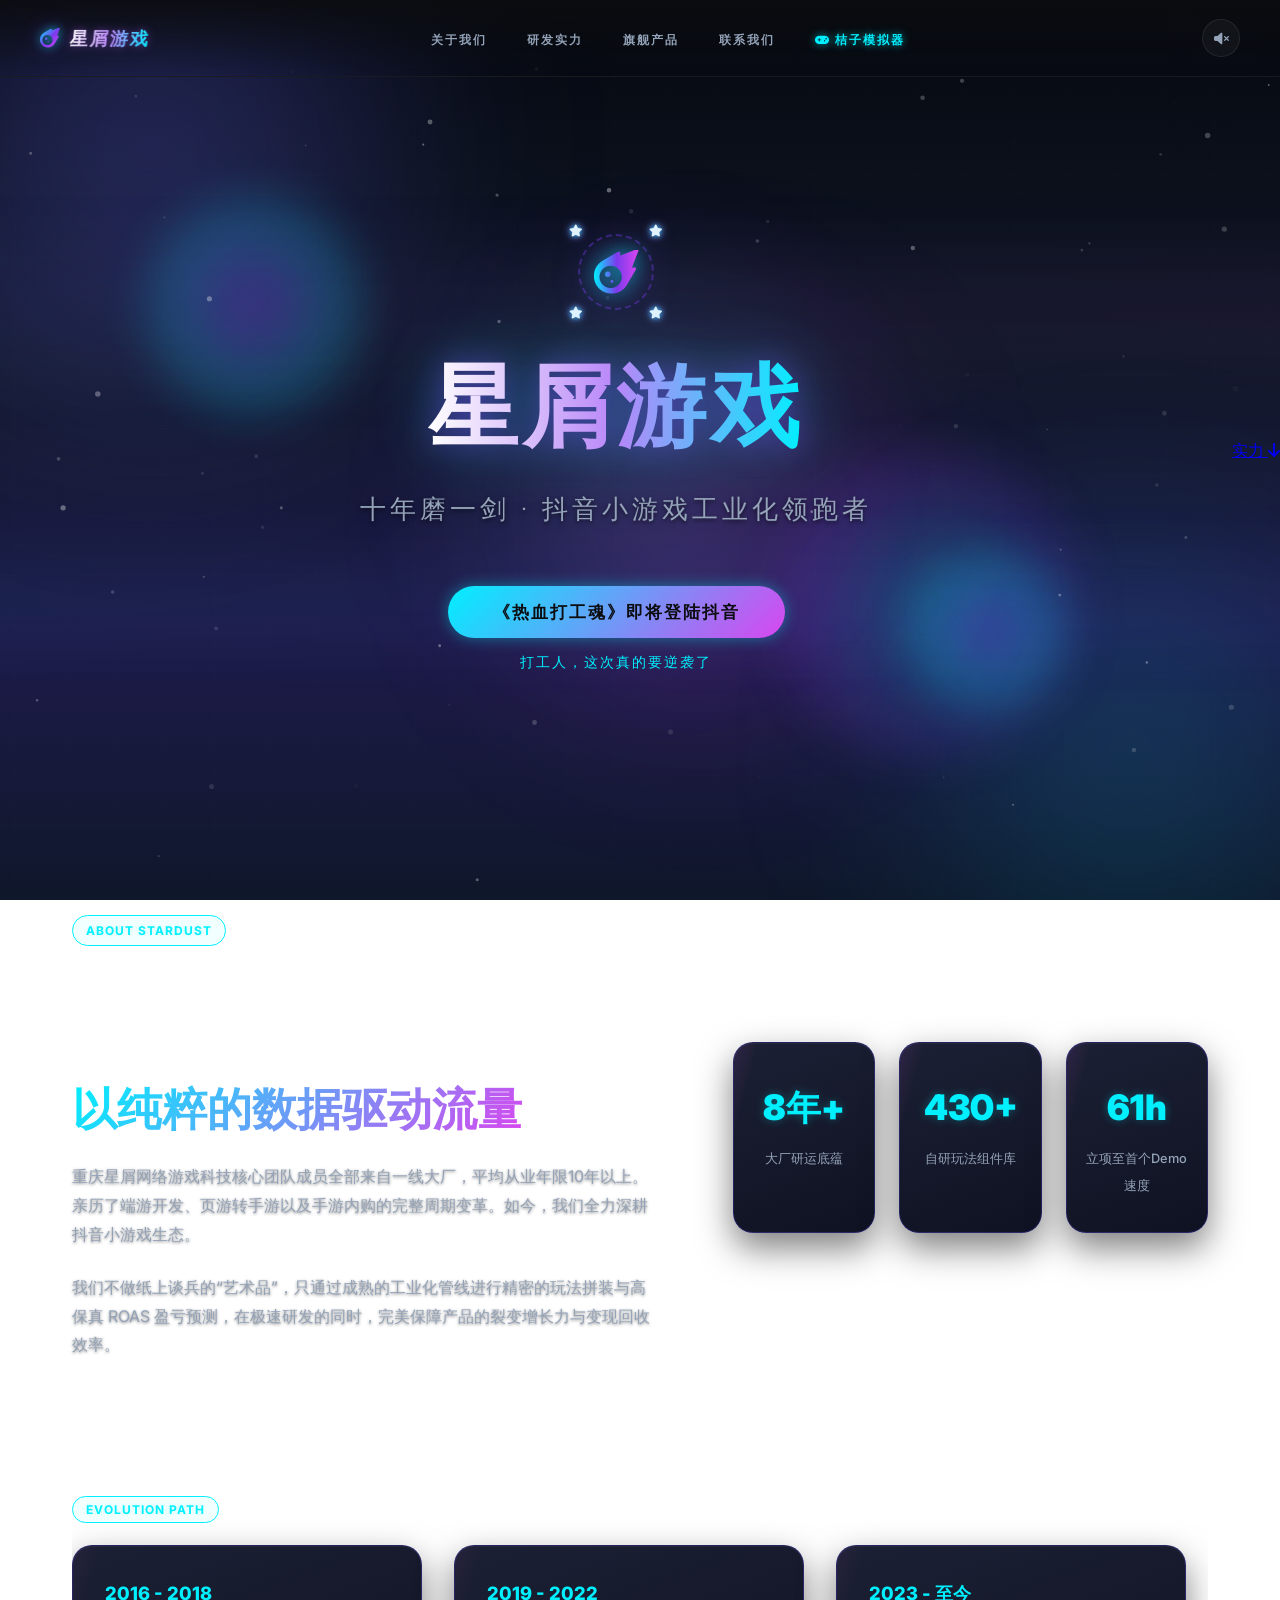
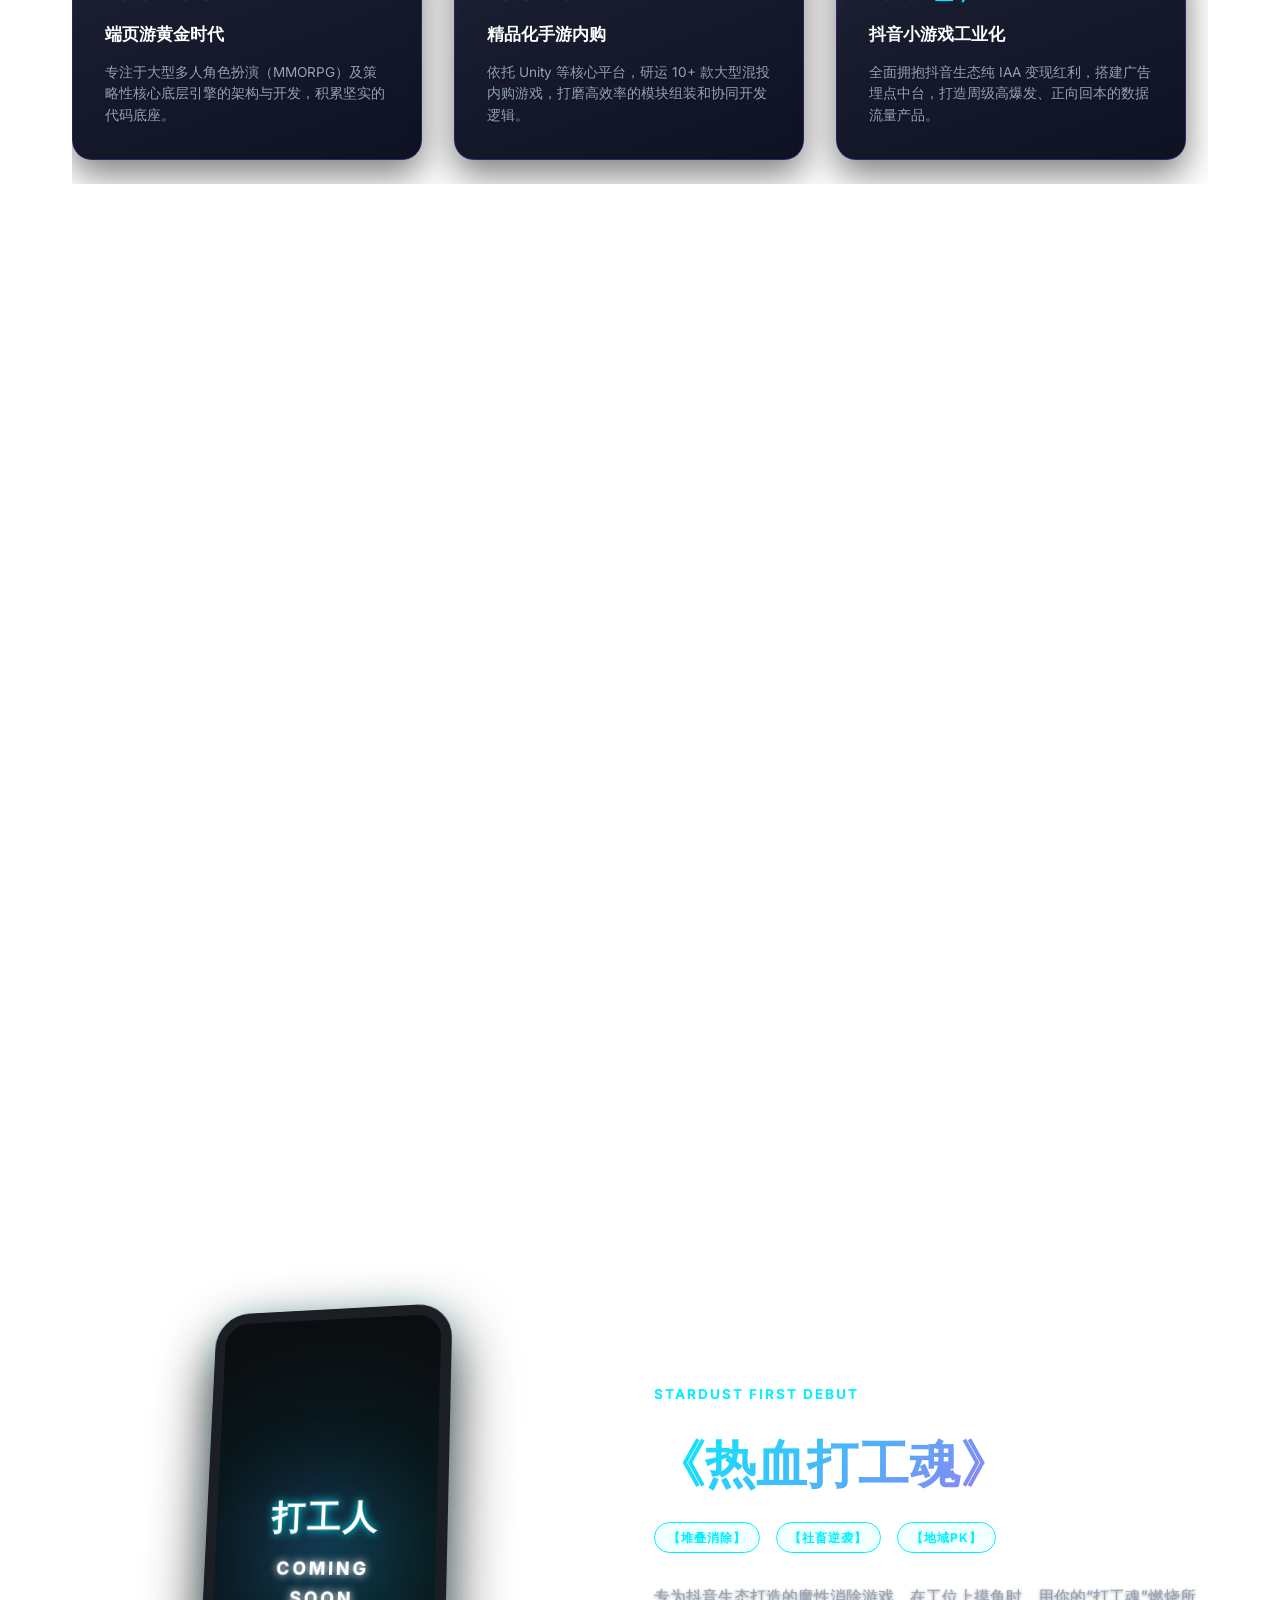
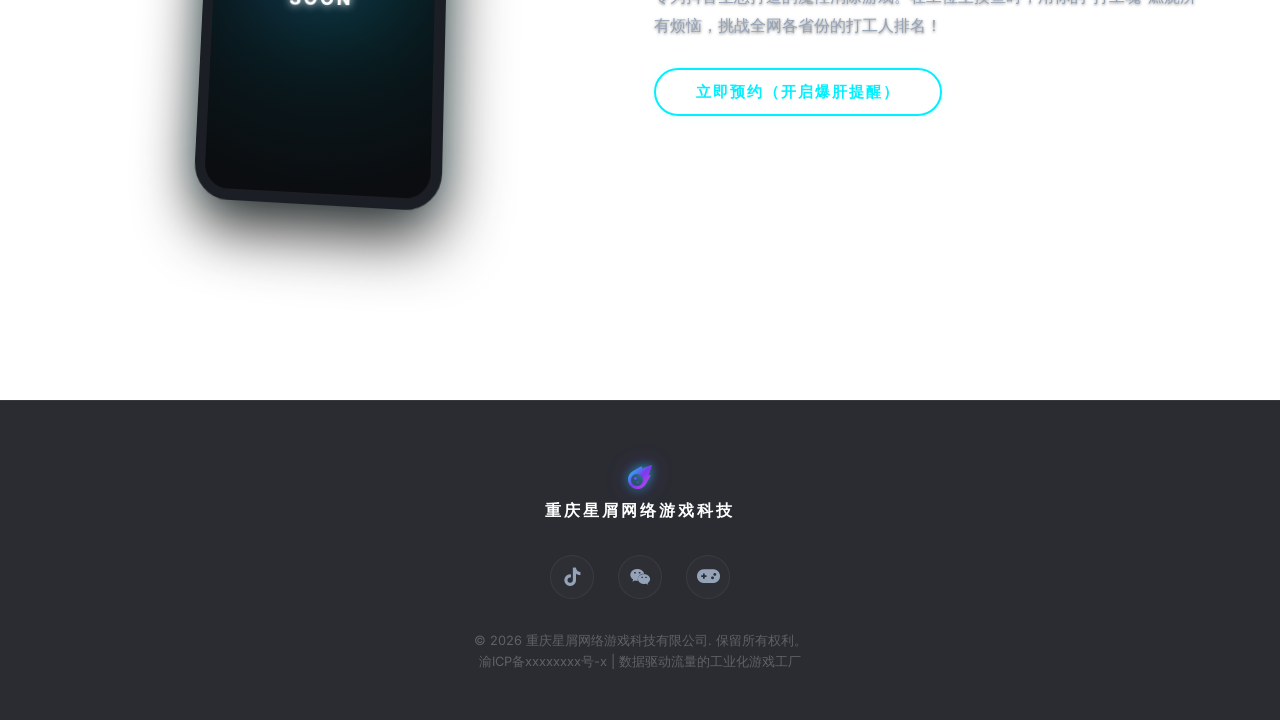
<file: index.html>
<!DOCTYPE html>
<html lang="zh-CN">
<head>
    <meta charset="UTF-8">
    <meta name="viewport" content="width=device-width, initial-scale=1.0, maximum-scale=1.0, user-scalable=no">
    <title>重庆星屑游戏官网 | StarDust Games - 《热血打工魂》即将首发</title>
    <!-- Open Graph / Facebook -->
    <meta property="og:type" content="website">
    <meta property="og:url" content="https://hoshikuzugames.com/">
    <meta property="og:title" content="重庆星屑游戏官网 | StarDust Games">
    <meta property="og:description" content="核心团队深耕10年游戏研运，打造抖音小游戏工业化生产流水线。首款力作《热血打工魂》即将首发。">
    <meta property="og:image" content="https://hoshikuzugames.com/assets/og-image.jpg">

    <!-- Twitter -->
    <meta property="twitter:card" content="summary_large_image">
    <meta property="twitter:url" content="https://hoshikuzugames.com/">
    <meta property="twitter:title" content="重庆星屑游戏官网 | StarDust Games">
    <meta property="twitter:description" content="核心团队深耕10年游戏研运，打造抖音小游戏工业化生产流水线。">
    <meta property="twitter:image" content="https://hoshikuzugames.com/assets/og-image.jpg">

    <!-- JSON-LD 结构化数据 -->
    <script type="application/ld+json">
    {
      "@context": "https://schema.org",
      "@type": "Organization",
      "name": "重庆星屑游戏",
      "alternateName": "StarDust Games",
      "url": "https://hoshikuzugames.com/",
      "logo": "https://hoshikuzugames.com/logo.png",
      "description": "重庆星屑网络游戏科技官网。核心团队深耕10年游戏研运，打造抖音小游戏工业化生产流水线。",
      "sameAs": [
        "https://weibo.com/hoshikuzugames",
        "https://github.com/hoshikuzugames"
      ]
    }
    </script>
    <!-- Meta SEO -->
    <meta name="description" content="重庆星屑网络游戏科技官网。核心团队深耕10年游戏研运，打造抖音小游戏工业化生产流水线。首款力作《热血打工魂》即将登陆抖音，魔性堆叠消除，引爆社畜逆袭狂潮。">
    <meta name="keywords" content="重庆星屑, 星屑游戏, 热血打工魂, 抖音小游戏, 羊了个羊, 工业化流水线, IAA变现, 消除小游戏">
    <link rel="icon" type="image/svg+xml" href="assets/favicon.svg">
    <!-- Google Fonts (Orbitron 未被使用，已移除；Inter 仅保留实际用到的字重) -->
    <link rel="preconnect" href="https://fonts.googleapis.com">
    <link rel="preconnect" href="https://fonts.gstatic.com" crossorigin>
    <link rel="preconnect" href="https://cdn.jsdelivr.net" crossorigin>
    <link href="https://fonts.googleapis.com/css2?family=Inter:wght@300;400;500;600;700;800;900&display=swap" rel="stylesheet">
    <!-- Font Awesome：异步加载，避免阻塞首屏渲染 -->
    <link rel="preload" as="style" href="https://cdn.jsdelivr.net/npm/@fortawesome/fontawesome-free@6.4.0/css/all.min.css" onload="this.onload=null;this.rel='stylesheet'">
    <noscript><link rel="stylesheet" href="https://cdn.jsdelivr.net/npm/@fortawesome/fontawesome-free@6.4.0/css/all.min.css"></noscript>
    
    <link rel="stylesheet" href="assets/css/common.css">
    <link rel="stylesheet" href="assets/css/index.css">
</head>
<body>

    <noscript>
        <div style="position:fixed;inset:0;z-index:9999;display:flex;align-items:center;justify-content:center;background:#05080f;color:#fff;font-family:sans-serif;text-align:center;padding:2rem;">
            本站需要启用 JavaScript 才能正常浏览，请在浏览器设置中开启后刷新页面。
        </div>
    </noscript>

    <!-- 太空坐标网格背景 -->
    <div class="bg-grid-mask"></div>

    <!-- CSS 随机流星雨层 -->
    <div class="meteor-shower">
        <div class="space-meteor"></div>
        <div class="space-meteor"></div>
        <div class="space-meteor"></div>
        <div class="space-meteor"></div>
        <div class="space-meteor"></div>
    </div>

    <!-- 太空浮游微粒/景深光晕 (Cosmic Space Debris / Bokeh) -->
    <div class="space-bokeh-container">
        <div class="space-bokeh space-bokeh-1"></div>
        <div class="space-bokeh space-bokeh-2"></div>
        <div class="space-bokeh space-bokeh-3"></div>
    </div>

    <nav class="nav-bar">
        <a href="#hero" class="nav-logo">
            <i class="fa-solid fa-meteor nav-logo-icon"></i>
            <span class="nav-logo-text">星屑游戏</span>
        </a>
        <ul class="nav-links">
            <li><a href="#about">关于我们</a></li>
            <li><a href="#solution">研发实力</a></li>
            <li><a href="#products">旗舰产品</a></li>
            <li><a href="#footer">联系我们</a></li>
            <li><a href="simulator.html" target="_blank" class="nav-sim-link"><i class="fa-solid fa-gamepad" style="margin-right: 4px;"></i>桔子模拟器</a></li>
        </ul>
        <button id="sound-toggle-btn" class="sound-toggle-btn" aria-label="开启音效" onclick="toggleGlobalSound(event)">
            <i class="fa-solid fa-volume-xmark"></i>
        </button>
        <button class="nav-hamburger" id="nav-hamburger" aria-label="打开菜单">
            <span></span><span></span><span></span>
        </button>
    </nav>

    <!-- 移动端抽屉菜单 -->
    <div class="nav-drawer" id="nav-drawer">
        <button class="nav-drawer-close" id="nav-drawer-close" aria-label="关闭菜单">
            <i class="fa-solid fa-xmark"></i>
        </button>
        <a href="#about" class="drawer-link">关于我们</a>
        <a href="#solution" class="drawer-link">研发实力</a>
        <a href="#products" class="drawer-link">旗舰产品</a>
        <a href="#footer" class="drawer-link">联系我们</a>
        <a href="simulator.html" target="_blank" class="drawer-link drawer-sim-link"><i class="fa-solid fa-gamepad" style="margin-right: 8px;"></i>桔子模拟器</a>
    </div>

    <!-- 氛围光晕层 -->
    <div class="bg-orb-container" id="bg-orb-container">
        <div class="bg-orb bg-orb-tl"></div>
        <div class="bg-orb bg-orb-br"></div>
        <div class="bg-orb bg-orb-ct"></div>
    </div>

    <!-- 极光光带 -->
    <div class="aurora-band aurora-band-1"></div>
    <div class="aurora-band aurora-band-2"></div>

    <!-- Canvas 粒子动态背景 -->
    <canvas id="particle-canvas"></canvas>

    <!-- 鼠标跟随光晕 -->
    <div class="mouse-halo" id="mouse-glow"></div>

    <!-- 第一屏: Hero Section -->
    <section id="hero">
        <div class="container hero-wrapper">
            <!-- 游戏流星 Logo 区域 -->
            <div class="logo-dpad-container">
                <div class="logo-orbit-ring"></div>
                <i class="fa-solid fa-meteor logo-meteor-icon"></i>
                <i class="fa-solid fa-star logo-sparkle logo-sparkle-1"></i>
                <i class="fa-solid fa-star logo-sparkle logo-sparkle-2"></i>
                <i class="fa-solid fa-star logo-sparkle logo-sparkle-3"></i>
                <i class="fa-solid fa-star logo-sparkle logo-sparkle-4"></i>
            </div>
            
            <h1 class="hero-title parallax-hero">
                星屑游戏
            </h1>
            <p class="hero-subtitle parallax-hero">
                十年磨一剑 · 抖音小游戏工业化领跑者
            </p>
            
            <div class="cta-container">
                <button class="btn-game-cta" aria-label="《热血打工魂》即将登陆抖音">
                    《热血打工魂》即将登陆抖音
                </button>
                <span class="cta-subtext">打工人，这次真的要逆袭了</span>
            </div>

            <!-- 动态存档数据卡片 (Live Save Dashboard Card) -->
            <div id="live-save-card" class="parallax-hero" style="display: none; margin-top: 1.5rem; width: 90%; max-width: 380px; background: rgba(15, 18, 36, 0.75); border: 1.5px solid rgba(0, 240, 255, 0.3); border-radius: 16px; padding: 1.2rem; backdrop-filter: blur(10px); -webkit-backdrop-filter: blur(10px); box-shadow: 0 15px 30px rgba(0,0,0,0.5), 0 0 15px rgba(0, 240, 255, 0.15); transition: all 0.3s ease;">
                <div style="display: flex; align-items: center; gap: 0.6rem; margin-bottom: 0.8rem; border-bottom: 1px solid rgba(255,255,255,0.08); padding-bottom: 0.5rem;">
                    <i class="fa-solid fa-gamepad" style="color: var(--accent-neon); font-size: 1.1rem; filter: drop-shadow(0 0 5px var(--accent-neon));"></i>
                    <span style="font-weight: 800; font-size: 0.9rem; letter-spacing: 1px; color: #fff;">重返您的独立游戏工作室</span>
                </div>
                <div style="display: grid; grid-template-columns: 1fr 1fr; gap: 0.5rem 0.8rem; font-size: 0.8rem; color: #94a3b8; text-align: left; margin-bottom: 1rem; line-height: 1.4;">
                    <div>工作室: <strong id="save-card-name" style="color: #fff;">-</strong></div>
                    <div>时间: <strong id="save-card-date" style="color: #fff;">-</strong></div>
                    <div>粉丝数: <strong id="save-card-fans" style="color: var(--accent-pink); font-family: monospace;">-</strong></div>
                    <div>资产: <strong id="save-card-funds" style="color: var(--accent-neon); font-family: monospace;">-</strong></div>
                </div>
                <a href="simulator.html" target="_blank" class="btn-game-cta" style="display: flex; align-items: center; justify-content: center; height: 38px; width: 100%; text-decoration: none; font-size: 0.82rem; background: var(--accent-gradient); text-align: center; border-radius: 50px; color: #0b0d10; font-weight: 900; letter-spacing: 1px; box-shadow: 0 0 10px rgba(0,240,255,0.3); transition: all 0.2s;">
                    继续您的创业之旅 ➔
                </a>
            </div>
        </div>
        
        <a href="#about" class="scroll-indicator" aria-label="Scroll to About">
            <span>实力</span>
            <i class="fa-solid fa-arrow-down"></i>
        </a>
    </section>

    <!-- 第二屏: About Section -->
    <section id="about">
        <div class="container">
            <div class="about-grid">
                <!-- 左文案 -->
                <div class="about-text animate-on-scroll">
                    <span class="tech-tag">ABOUT STARDUST</span>
                    <h2 class="about-h2">
                        大厂老兵 All-in 抖音小游戏，<br>
                        <span class="gradient-text-accent">以纯粹的数据驱动流量</span>
                    </h2>
                    <p class="about-desc">
                        重庆星屑网络游戏科技核心团队成员全部来自一线大厂，平均从业年限10年以上。亲历了端游开发、页游转手游以及手游内购的完整周期变革。如今，我们全力深耕抖音小游戏生态。
                    </p>
                    <p class="about-desc">
                        我们不做纸上谈兵的“艺术品”，只通过成熟的工业化管线进行精密的玩法拼装与高保真 ROAS 盈亏预测，在极速研发的同时，完美保障产品的裂变增长力与变现回收效率。
                    </p>
                </div>

                <!-- 右侧数据面板 -->
                <div class="about-counters animate-on-scroll" style="transition-delay: 0.15s;">
                    <div class="glass-card counter-card">
                        <div class="counter-number"><span class="counter-val" data-target="10">0</span>年+</div>
                        <span class="counter-lbl">大厂研运底蕴</span>
                    </div>
                    <div class="glass-card counter-card">
                        <div class="counter-number"><span class="counter-val" data-target="500">0</span>+</div>
                        <span class="counter-lbl">自研玩法组件库</span>
                    </div>
                    <div class="glass-card counter-card">
                        <div class="counter-number"><span class="counter-val" data-target="72">0</span>h</div>
                        <span class="counter-lbl">立项至首个Demo速度</span>
                    </div>
                </div>

                <!-- 下方水平滑动时间轴 -->
                <div class="about-timeline animate-on-scroll" style="transition-delay: 0.3s;">
                    <span class="tech-tag">EVOLUTION PATH</span>
                    <div class="timeline-scroll">
                        <!-- 阶段 1 -->
                        <div class="glass-card timeline-item animate-on-scroll" style="transition-delay: 0s;">
                            <span class="timeline-date">2016 - 2018</span>
                            <h3 class="timeline-title">端页游黄金时代</h3>
                            <p class="timeline-desc">专注于大型多人角色扮演（MMORPG）及策略性核心底层引擎的架构与开发，积累坚实的代码底座。</p>
                        </div>
                        <!-- 阶段 2 -->
                        <div class="glass-card timeline-item animate-on-scroll" style="transition-delay: 0.1s;">
                            <span class="timeline-date">2019 - 2022</span>
                            <h3 class="timeline-title">精品化手游内购</h3>
                            <p class="timeline-desc">依托 Unity 等核心平台，研运 10+ 款大型混投内购游戏，打磨高效率的模块组装和协同开发逻辑。</p>
                        </div>
                        <!-- 阶段 3 -->
                        <div class="glass-card timeline-item animate-on-scroll" style="transition-delay: 0.2s;">
                            <span class="timeline-date">2023 - 至今</span>
                            <h3 class="timeline-title">抖音小游戏工业化</h3>
                            <p class="timeline-desc">全面拥抱抖音生态纯 IAA 变现红利，搭建广告埋点中台，打造周级高爆发、正向回本的数据流量产品。</p>
                        </div>
                    </div>
                </div>
            </div>
        </div>
    </section>

    <!-- 第三屏: Solution Section (工业化流水线) -->
    <section id="solution">
        <div class="container">
            <div class="solution-header animate-on-scroll">
                <span class="tech-tag">INDUSTRIAL PIPELINE</span>
                <h2 class="solution-title">我们的工业化游戏生产流水线</h2>
                <p class="solution-subtitle">
                    十年沉淀，将爆款“羊了个羊”式玩法拆解为标准化模块，实现抖音小游戏的“即产即爆”
                </p>
            </div>
            
            <div class="pipeline-container" id="pipeline-container">
                <!-- 步骤 1 -->
                <div class="glass-card pipeline-card animate-on-scroll" style="transition-delay: 0s;">
                    <div class="pipeline-step-badge">01</div>
                    <span class="pipeline-step-num">步骤① · 闪电立项</span>
                    <h3 class="pipeline-card-title">闪电立项</h3>
                    <p class="pipeline-card-desc">依托10年品类洞察，24小时内完成”类羊了个羊”社交裂变模型拆解。精准锁定”打工人逆袭”情绪痛点，快速立项，拒绝无效内卷。</p>
                    <div class="gear-container">
                        <div class="gear gear-main"><i class="fa-solid fa-cog"></i></div>
                        <div class="gear gear-sub"><i class="fa-solid fa-cog"></i></div>
                    </div>
                    <div class="pipeline-card-bar"></div>
                </div>

                <div class="pipeline-connector"></div>

                <!-- 步骤 2 -->
                <div class="glass-card pipeline-card animate-on-scroll" style="transition-delay: 0.1s;">
                    <div class="pipeline-step-badge">02</div>
                    <span class="pipeline-step-num">步骤② · 模块化装配</span>
                    <h3 class="pipeline-card-title">模块化装配</h3>
                    <p class="pipeline-card-desc">调用自研”星尘组件库”，将消除逻辑、关卡难度曲线、分享助力机制进行工业化封装。美术与程序并行开发，生产周期较传统模式缩短70%。</p>
                    <div class="gear-container">
                        <div class="gear gear-main"><i class="fa-solid fa-cog"></i></div>
                        <div class="gear gear-sub"><i class="fa-solid fa-cog"></i></div>
                    </div>
                    <div class="pipeline-card-bar"></div>
                </div>

                <div class="pipeline-connector"></div>

                <!-- 步骤 3 -->
                <div class="glass-card pipeline-card animate-on-scroll" style="transition-delay: 0.2s;">
                    <div class="pipeline-step-badge">03</div>
                    <span class="pipeline-step-num">步骤③ · 抖音原生注入</span>
                    <h3 class="pipeline-card-title">抖音原生注入</h3>
                    <p class="pipeline-card-desc">针对抖音小游戏包体与启动速度进行极致压缩。预置排行榜、地域斗法、复活分享等裂变钩子，确保游戏上线即适配抖音算法推荐流。</p>
                    <div class="gear-container">
                        <div class="gear gear-main"><i class="fa-solid fa-cog"></i></div>
                        <div class="gear gear-sub"><i class="fa-solid fa-cog"></i></div>
                    </div>
                    <div class="pipeline-card-bar"></div>
                </div>

                <div class="pipeline-connector"></div>

                <!-- 步骤 4 -->
                <div class="glass-card pipeline-card animate-on-scroll" style="transition-delay: 0.3s;">
                    <div class="pipeline-step-badge">04</div>
                    <span class="pipeline-step-num">步骤④ · 数据化调优</span>
                    <h3 class="pipeline-card-title">数据化调优</h3>
                    <p class="pipeline-card-desc">上线即开启A/B测试看板，实时监控关卡通过率与广告埋点回报。像运营互联网产品一样迭代游戏数据，确保次留与ROI双双达标。</p>
                    <div class="gear-container">
                        <div class="gear gear-main"><i class="fa-solid fa-cog"></i></div>
                        <div class="gear gear-sub"><i class="fa-solid fa-cog"></i></div>
                    </div>
                    <div class="pipeline-card-bar"></div>
                </div>
            </div>
        </div>
    </section>

    <!-- 第四屏: Product Section -->
    <section id="products">
        <div class="container">
            <div class="product-wrapper">
                <!-- 左侧: 3D 手机模型 -->
                <div class="phone-3d-container animate-on-scroll">
                    <div class="phone-model">
                        <div class="coming-soon-screen">
                            <div class="neon-glow-blocks"></div>
                            <span class="pixel-worker">打工人</span>
                            <span class="phone-coming-soon">COMING SOON</span>
                        </div>
                    </div>
                </div>

                <!-- 右侧: 产品详情 -->
                <div class="product-info animate-on-scroll" style="transition-delay: 0.15s;">
                    <span class="product-tagline">STARDUST FIRST DEBUT</span>
                    <h2 class="product-name gradient-text-accent">《热血打工魂》</h2>
                    
                    <div class="tag-row">
                        <span class="tech-tag">【堆叠消除】</span>
                        <span class="tech-tag">【社畜逆袭】</span>
                        <span class="tech-tag">【地域PK】</span>
                    </div>

                    <p class="product-description">
                        专为抖音生态打造的魔性消除游戏。在工位上摸鱼时，用你的“打工魂”燃烧所有烦恼，挑战全网各省份的打工人排名！
                    </p>

                    <button class="btn-register-cta" aria-label="立即预约（开启爆肝提醒）">
                        立即预约（开启爆肝提醒）
                    </button>
                </div>
            </div>
        </div>
    </section>

    <!-- 第五屏: Footer Section -->
    <section id="footer">
        <div class="container footer-wrapper">
            <div class="footer-logo-box">
                <i class="fa-solid fa-meteor footer-logo-icon"></i>
                <span class="footer-company-name">重庆星屑网络游戏科技</span>
            </div>

            <!-- 抖音入口等社交图标 -->
            <div class="footer-social-icons">
                <a href="#" class="footer-social-btn" aria-label="Douyin">
                    <i class="fa-brands fa-tiktok"></i>
                </a>
                <a href="#" class="footer-social-btn" aria-label="WeChat">
                    <i class="fa-brands fa-weixin"></i>
                </a>
                <a href="#" class="footer-social-btn" aria-label="GameController">
                    <i class="fa-solid fa-gamepad"></i>
                </a>
            </div>

            <div class="footer-copyright">
                &copy; 2026 重庆星屑网络游戏科技有限公司. 保留所有权利。<br>
                渝ICP备xxxxxxxx号-x | 数据驱动流量的工业化游戏工厂
            </div>
        </div>
    </section>

    <!-- JavaScript 交互特效逻辑 -->
    <script src="assets/js/index.js"></script>
</body>
</html>
</file>
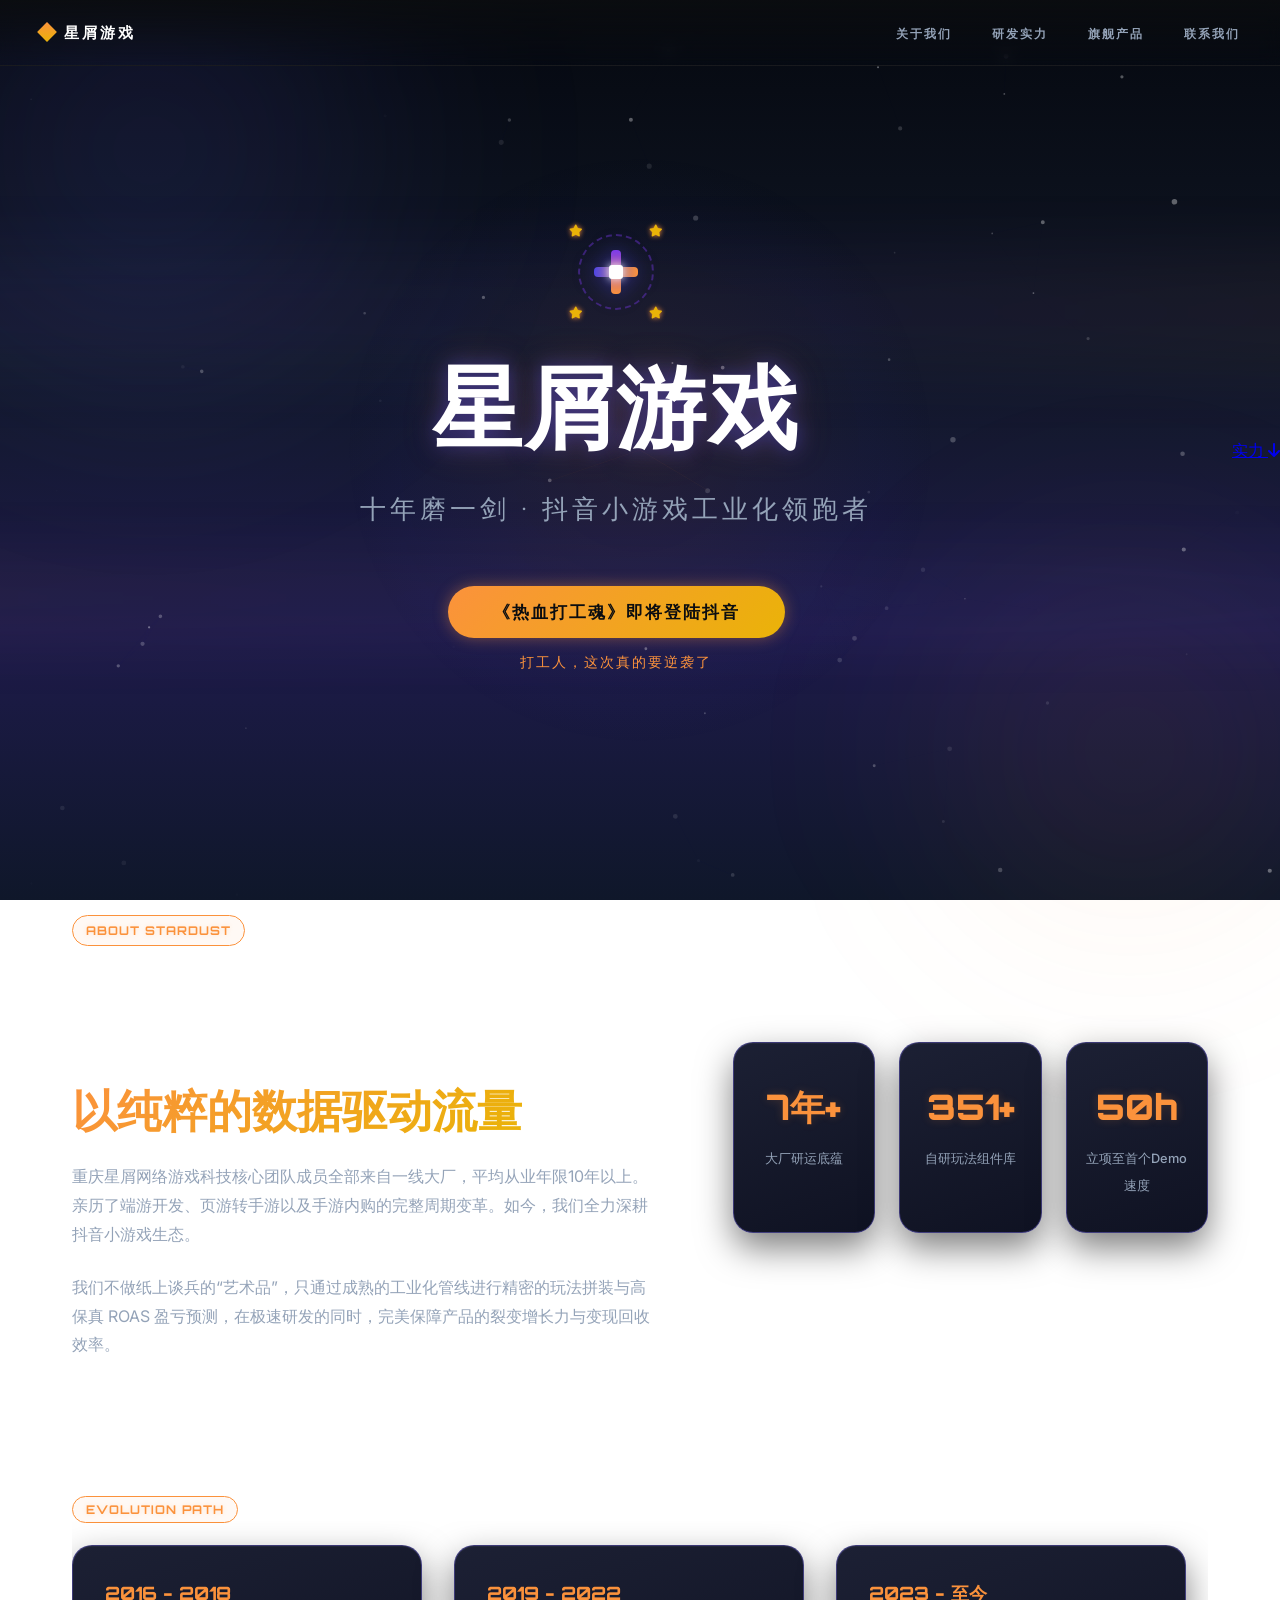
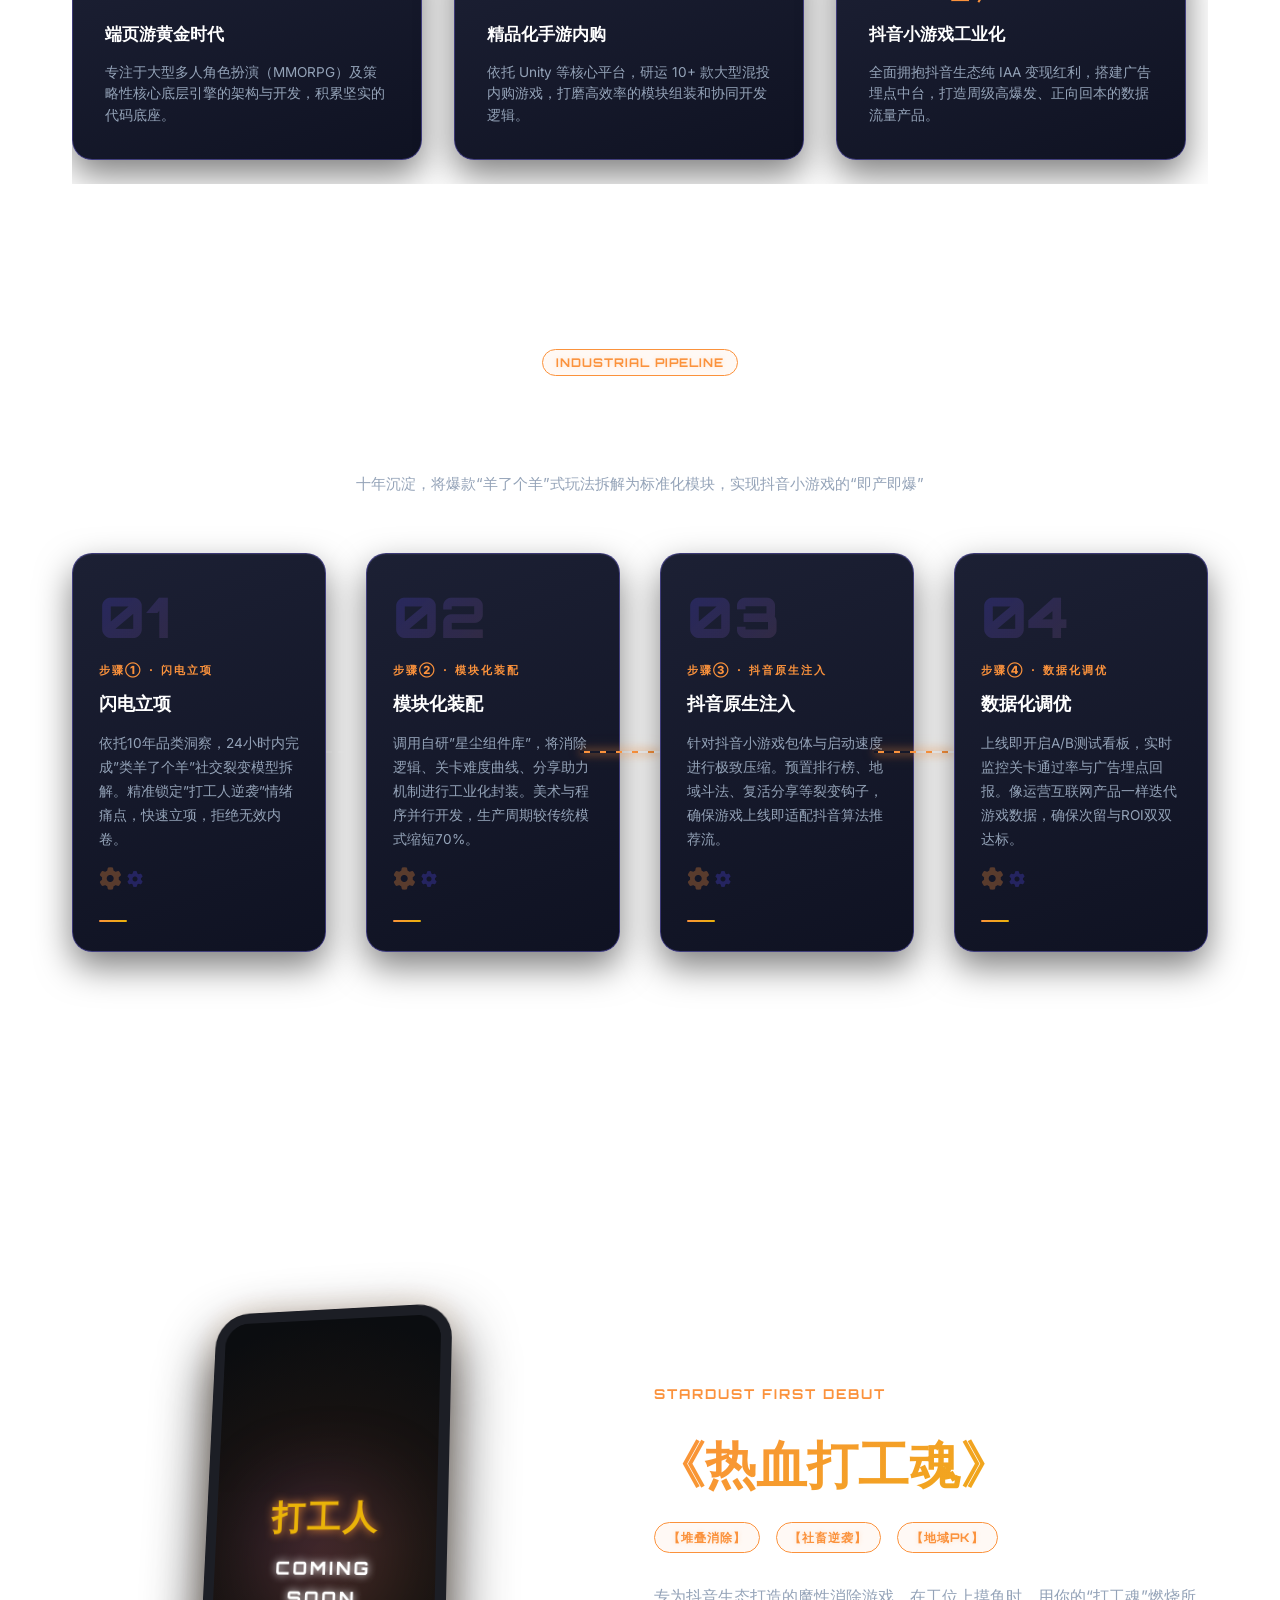
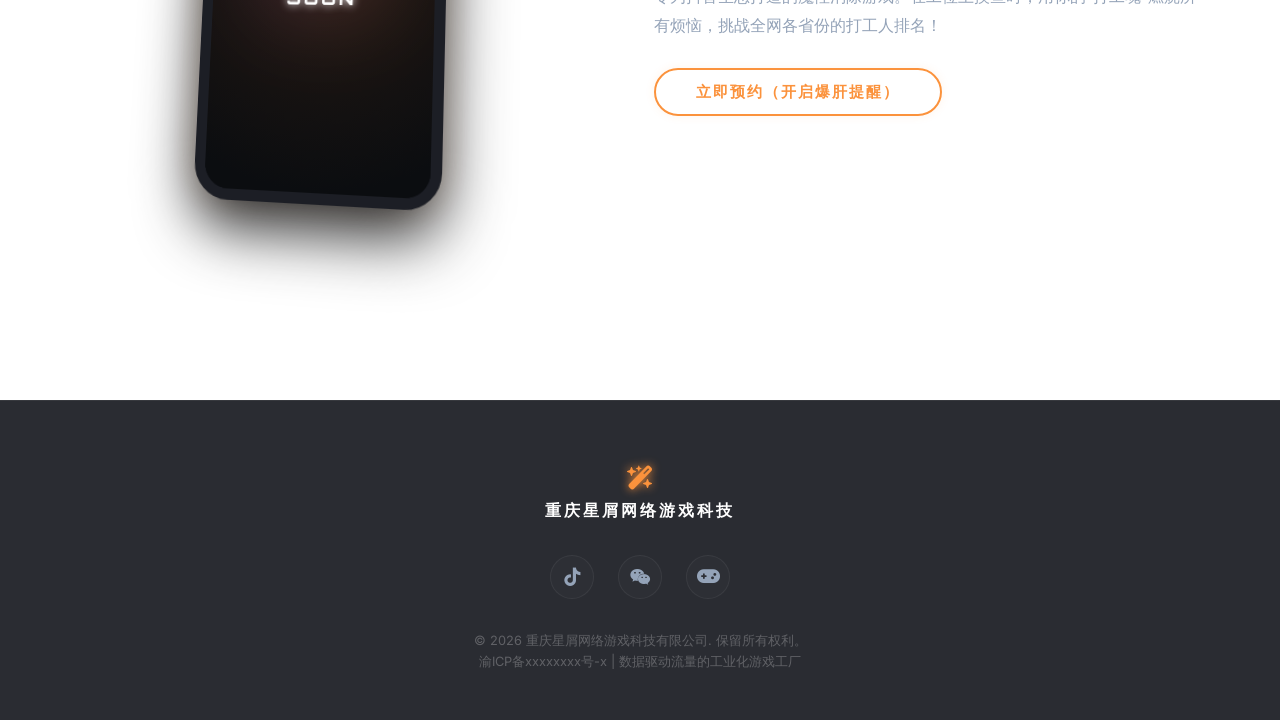
<file: HomePage.html>
<!DOCTYPE html>
<html lang="zh-CN">
<head>
    <meta charset="UTF-8">
    <meta name="viewport" content="width=device-width, initial-scale=1.0">
    <title>重庆星屑游戏官网 | StarDust Games - 《热血打工魂》即将首发</title>
    <!-- Meta SEO -->
    <meta name="description" content="重庆星屑网络游戏科技官网。核心团队深耕10年游戏研运，打造抖音小游戏工业化生产流水线。首款力作《热血打工魂》即将登陆抖音，魔性堆叠消除，引爆社畜逆袭狂潮。">
    <meta name="keywords" content="重庆星屑, 星屑游戏, 热血打工魂, 抖音小游戏, 羊了个羊, 工业化流水线, IAA变现, 消除小游戏">
    <!-- Google Fonts -->
    <link rel="preconnect" href="https://fonts.googleapis.com">
    <link rel="preconnect" href="https://fonts.gstatic.com" crossorigin>
    <link href="https://fonts.googleapis.com/css2?family=Orbitron:wght@400;600;800;900&family=Inter:wght@300;400;500;600;700&display=swap" rel="stylesheet">
    <!-- Font Awesome -->
    <link rel="stylesheet" href="https://cdnjs.cloudflare.com/ajax/libs/font-awesome/6.4.0/css/all.min.css">
    
    <style>
        /* ==========================================================================
           1. 全局设计变量与基础重置 (CSS Reset & Variables)
           ========================================================================== */
        :root {
            --bg-color: #05080f;
            --primary-gradient: linear-gradient(135deg, #4f46e5 0%, #7c3aed 100%);
            --stardust-gradient: linear-gradient(135deg, #4f46e5 0%, #a855f7 100%);
            --labor-orange: #fb923c;
            --labor-yellow: #eab308;
            --orange-gradient: linear-gradient(135deg, #fb923c 0%, #eab308 100%);
            --text-primary: #ffffff;
            --text-secondary: #94a3b8;
            --glass-bg: rgba(255, 255, 255, 0.015);
            --glass-border: rgba(255, 255, 255, 0.06);
            --font-title: 'Orbitron', 'Inter', -apple-system, sans-serif;
            --font-body: 'Inter', -apple-system, sans-serif;
            --container-width: 1200px;
        }

        * {
            box-sizing: border-box;
            margin: 0;
            padding: 0;
        }

        html {
            font-size: 16px;
            background: linear-gradient(180deg, #05080f 0%, #111827 40%, #1e1b4b 70%, #0f172a 100%) fixed;
            color: var(--text-primary);
            overflow-x: hidden;
        }

        /* 桌面端开启 Fullpage 滚动捕捉 */
        @media (min-width: 769px) {
            html {
                scroll-snap-type: y mandatory;
            }
        }

        /* 氛围光晕层 */
        .bg-orb {
            position: fixed;
            border-radius: 50%;
            pointer-events: none;
            z-index: -3;
            filter: blur(80px);
        }

        .bg-orb-tl {
            width: 700px;
            height: 700px;
            top: -200px;
            left: -200px;
            background: radial-gradient(circle, rgba(99, 102, 241, 0.15) 0%, transparent 70%);
        }

        .bg-orb-br {
            width: 600px;
            height: 600px;
            bottom: -150px;
            right: -150px;
            background: radial-gradient(circle, rgba(251, 146, 60, 0.08) 0%, transparent 70%);
        }

        /* 极光光带 */
        .aurora-band {
            position: fixed;
            left: -100%;
            width: 300%;
            pointer-events: none;
            z-index: -2;
            opacity: 0.05;
            filter: blur(40px);
        }

        .aurora-band-1 {
            top: 28%;
            height: 120px;
            background: linear-gradient(90deg, transparent 0%, #6366f1 30%, #a855f7 55%, #fb923c 75%, transparent 100%);
            animation: aurora-drift 90s linear infinite;
        }

        .aurora-band-2 {
            top: 62%;
            height: 80px;
            background: linear-gradient(90deg, transparent 0%, #fb923c 25%, #6366f1 60%, transparent 100%);
            animation: aurora-drift 90s linear infinite reverse;
            animation-delay: -45s;
        }

        @keyframes aurora-drift {
            from { transform: translateX(0); }
            to   { transform: translateX(33.33%); }
        }

        body {
            font-family: var(--font-body);
            background-color: transparent;
            min-height: 100vh;
            line-height: 1.65;
            -webkit-font-smoothing: antialiased;
            -moz-osx-font-smoothing: grayscale;
        }

        /* 滚动条美化 */
        ::-webkit-scrollbar {
            width: 8px;
            height: 8px;
        }
        ::-webkit-scrollbar-track {
            background: var(--bg-color);
        }
        ::-webkit-scrollbar-thumb {
            background: linear-gradient(180deg, #4f46e5, #fb923c);
            border-radius: 4px;
        }
        ::-webkit-scrollbar-thumb:hover {
            background: var(--labor-yellow);
        }

        /* 导航栏 */
        .nav-bar {
            position: fixed;
            top: 0; left: 0; right: 0;
            z-index: 100;
            background: linear-gradient(180deg, rgba(11, 13, 16, 0.92) 0%, transparent 100%);
            padding: 1.2rem 2.5rem;
            display: flex;
            align-items: center;
            justify-content: space-between;
            border-bottom: 1px solid var(--glass-border);
            backdrop-filter: blur(8px);
        }

        .nav-logo {
            font-family: var(--font-title);
            font-size: 0.95rem;
            font-weight: 800;
            letter-spacing: 3px;
            color: var(--text-primary);
            text-decoration: none;
            display: flex;
            align-items: center;
            gap: 0.6rem;
        }

        .nav-logo-diamond {
            width: 14px;
            height: 14px;
            background: var(--orange-gradient);
            transform: rotate(45deg);
            flex-shrink: 0;
        }

        .nav-links {
            display: flex;
            gap: 2.5rem;
            list-style: none;
        }

        .nav-links a {
            font-family: var(--font-title);
            font-size: 0.72rem;
            font-weight: 600;
            letter-spacing: 2px;
            color: var(--text-secondary);
            text-decoration: none;
            text-transform: uppercase;
            transition: color 0.3s ease;
            position: relative;
            padding-bottom: 4px;
        }

        .nav-links a::after {
            content: '';
            position: absolute;
            bottom: 0; left: 0;
            width: 0; height: 1px;
            background: var(--labor-orange);
            transition: width 0.3s ease;
        }

        .nav-links a:hover { color: var(--labor-orange); }
        .nav-links a:hover::after { width: 100%; }

        /* 汉堡按钮 */
        .nav-hamburger {
            display: none;
            flex-direction: column;
            gap: 5px;
            cursor: pointer;
            padding: 4px;
            background: none;
            border: none;
        }

        .nav-hamburger span {
            display: block;
            width: 22px;
            height: 2px;
            background: var(--text-primary);
            border-radius: 2px;
            transition: all 0.3s ease;
        }

        /* 移动端抽屉菜单 */
        .nav-drawer {
            display: none;
            position: fixed;
            top: 0; left: 0; right: 0; bottom: 0;
            background: rgba(11, 13, 16, 0.97);
            backdrop-filter: blur(20px);
            z-index: 99;
            flex-direction: column;
            align-items: center;
            justify-content: center;
            gap: 2.5rem;
        }

        .nav-drawer.open { display: flex; }

        .nav-drawer a {
            font-family: var(--font-title);
            font-size: 1.2rem;
            font-weight: 700;
            letter-spacing: 4px;
            color: var(--text-secondary);
            text-decoration: none;
            text-transform: uppercase;
            transition: color 0.3s ease;
        }

        .nav-drawer a:hover { color: var(--labor-orange); }

        .nav-drawer-close {
            position: absolute;
            top: 1.5rem; right: 1.5rem;
            background: none;
            border: none;
            color: var(--text-secondary);
            font-size: 1.5rem;
            cursor: pointer;
        }

        @media (max-width: 768px) {
            .nav-links { display: none; }
            .nav-hamburger { display: flex; }
        }

        /* ==========================================================================
           2. 核心交互组件 (Canvas Particles & Mouse Glow)
           ========================================================================== */
        /* Canvas 粒子背景 */
        #particle-canvas {
            position: fixed;
            top: 0;
            left: 0;
            width: 100%;
            height: 100%;
            z-index: -2;
            pointer-events: none;
            opacity: 0.5;
            will-change: transform;
        }

        /* 鼠标跟随暖橘色光晕 */
        .mouse-halo {
            position: fixed;
            top: 0;
            left: 0;
            width: 600px;
            height: 600px;
            margin-left: -300px;
            margin-top: -300px;
            border-radius: 50%;
            background: radial-gradient(circle, rgba(251, 146, 60, 0.05) 0%, rgba(79, 70, 229, 0.02) 55%, rgba(0,0,0,0) 70%);
            pointer-events: none;
            z-index: -1;
            transform: translate3d(0, 0, 0);
            will-change: transform;
        }

        /* ==========================================================================
           3. 通用组件与玻璃态卡片
           ========================================================================== */
        .container {
            max-width: var(--container-width);
            margin: 0 auto;
            padding: 0 2rem;
            width: 100%;
            z-index: 5;
        }

        section {
            display: flex;
            align-items: center;
            position: relative;
            width: 100%;
            overflow: hidden;
        }

        @media (min-width: 769px) {
            section {
                scroll-snap-align: start;
                scroll-snap-stop: always;
                height: 100vh;
            }
        }
        @media (max-width: 768px) {
            section {
                min-height: 100vh;
                height: auto;
                padding: 100px 0;
            }
        }

        .gradient-text-purple {
            background: var(--stardust-gradient);
            -webkit-background-clip: text;
            -webkit-text-fill-color: transparent;
            background-clip: text;
            display: inline-block;
        }

        .gradient-text-orange {
            background: var(--orange-gradient);
            -webkit-background-clip: text;
            -webkit-text-fill-color: transparent;
            background-clip: text;
            display: inline-block;
        }

        /* 卡片 — 实色背景，不依赖 backdrop-filter（预览/部分 WebView 会渲染异常） */
        .glass-card {
            position: relative;
            border-radius: 20px;
            background: linear-gradient(160deg, #1c2034, #0f1222);
            border: 1px solid rgba(124, 110, 237, 0.4);
            box-shadow: 0 15px 35px rgba(0, 0, 0, 0.5), inset 0 1px 0 rgba(255,255,255,0.04);
            overflow: hidden;
        }

        /* 横向扫光：transform 驱动，不触发 repaint；z-index 低于内容 */
        .glass-card::before {
            content: '';
            position: absolute;
            top: 0; left: 0;
            width: 55%; height: 100%;
            background: linear-gradient(90deg, transparent, rgba(255,255,255,0.04), transparent);
            transform: translateX(-100%);
            animation: card-sweep 7s ease-in-out infinite;
            pointer-events: none;
            z-index: 0;
            will-change: transform;
        }

        /* 确保卡片所有直接子元素都在扫光层之上 */
        .glass-card > * { position: relative; z-index: 1; }

        @keyframes card-sweep {
            0%   { transform: translateX(-100%); }
            30%  { transform: translateX(280%); }
            100% { transform: translateX(280%); }
        }

        /* 橙色打工人技术标签 */
        .tech-tag {
            font-family: var(--font-title);
            font-size: 0.75rem;
            font-weight: 700;
            color: var(--labor-orange);
            border: 1px solid var(--labor-orange);
            padding: 0.3rem 0.8rem;
            border-radius: 50px;
            width: fit-content;
            letter-spacing: 1px;
            background: rgba(251, 146, 60, 0.05);
            text-shadow: 0 0 5px rgba(251, 146, 60, 0.2);
        }

        /* 滚动进场动画 (Stagger) */
        .animate-on-scroll {
            opacity: 0;
            transform: translateY(40px);
            transition: opacity 0.8s cubic-bezier(0.25, 1, 0.5, 1), transform 0.8s cubic-bezier(0.25, 1, 0.5, 1);
            will-change: transform, opacity;
        }

        .animate-on-scroll.active {
            opacity: 1;
            transform: translateY(0);
        }

        /* ==========================================================================
           4. 第一屏: Hero Section
           ========================================================================== */
        #hero {
            justify-content: center;
            text-align: center;
        }

        .hero-wrapper {
            display: flex;
            flex-direction: column;
            align-items: center;
            gap: 2rem;
        }

        /* CSS 绘制星尘环绕手柄十字键Logo */
        .logo-dpad-container {
            position: relative;
            width: 90px;
            height: 90px;
            display: flex;
            align-items: center;
            justify-content: center;
            margin-bottom: 0.5rem;
        }

        /* 旋转的星尘环 */
        .logo-orbit-ring {
            position: absolute;
            width: 76px;
            height: 76px;
            border: 2px dashed rgba(124, 58, 237, 0.4);
            border-radius: 50%;
            animation: spin 15s linear infinite;
        }

        .logo-dpad {
            position: absolute;
            width: 44px;
            height: 44px;
            filter: drop-shadow(0 0 10px rgba(79, 70, 229, 0.5));
        }

        .logo-dpad-horiz {
            position: absolute;
            top: 17px;
            left: 0;
            width: 44px;
            height: 10px;
            background: linear-gradient(90deg, #4f46e5, #fb923c);
            border-radius: 4px;
        }

        .logo-dpad-vert {
            position: absolute;
            top: 0;
            left: 17px;
            width: 10px;
            height: 44px;
            background: linear-gradient(180deg, #7c3aed, #fb923c);
            border-radius: 4px;
        }

        .logo-dpad-center {
            position: absolute;
            top: 15px;
            left: 15px;
            width: 14px;
            height: 14px;
            background: #ffffff;
            border-radius: 3px;
            box-shadow: 0 0 8px #ffffff;
        }

        .logo-sparkle {
            position: absolute;
            font-size: 0.75rem;
            color: var(--labor-yellow);
            text-shadow: 0 0 5px var(--labor-orange);
            animation: sparkle-blink 2s infinite alternate;
        }
        .logo-sparkle-1 { top: -2px; left: -2px; animation-delay: 0s; }
        .logo-sparkle-2 { top: -2px; right: -2px; animation-delay: 0.5s; }
        .logo-sparkle-3 { bottom: -2px; left: -2px; animation-delay: 1s; }
        .logo-sparkle-4 { bottom: -2px; right: -2px; animation-delay: 1.5s; }

        @keyframes sparkle-blink {
            0% { transform: scale(0.6); opacity: 0.3; }
            100% { transform: scale(1.25); opacity: 1; }
        }

        .hero-title {
            font-family: var(--font-title);
            font-size: clamp(3.2rem, 7vw, 6rem);
            font-weight: 900;
            letter-spacing: 2px;
            line-height: 1.1;
            color: var(--text-primary);
            text-shadow: 0 0 20px rgba(79, 70, 229, 0.5), 0 0 40px rgba(251, 146, 60, 0.2);
        }

        .hero-subtitle {
            font-size: clamp(1.1rem, 2vw, 1.6rem);
            font-weight: 300;
            color: var(--text-secondary);
            letter-spacing: 4px;
        }

        /* 《热血打工魂》即将登陆抖音大按钮 */
        .btn-game-cta {
            height: 52px;
            padding: 0 2.8rem;
            display: inline-flex;
            align-items: center;
            justify-content: center;
            background: var(--orange-gradient);
            color: #0b0d10;
            text-decoration: none;
            font-family: var(--font-title);
            font-weight: 900;
            font-size: 1.05rem;
            letter-spacing: 2px;
            border-radius: 50px;
            border: none;
            cursor: pointer;
            box-shadow: 0 0 15px rgba(251, 146, 60, 0.4);
            animation: pulse-breathing 2s infinite ease-in-out;
            transition: all 0.3s ease;
            will-change: transform, box-shadow;
        }

        .btn-game-cta:hover {
            transform: scale(1.05);
            box-shadow: 0 0 30px rgba(251, 146, 60, 0.75), 0 0 15px rgba(234, 179, 8, 0.5);
        }

        @keyframes pulse-breathing {
            0%, 100% {
                box-shadow: 0 0 12px rgba(251, 146, 60, 0.35);
            }
            50% {
                box-shadow: 0 0 25px rgba(251, 146, 60, 0.65), 0 0 10px rgba(234, 179, 8, 0.4);
            }
        }

        .cta-container {
            display: flex;
            flex-direction: column;
            align-items: center;
            gap: 0.8rem;
            margin-top: 1.5rem;
        }

        .cta-subtext {
            font-size: 0.85rem;
            color: var(--labor-orange);
            font-weight: 500;
            letter-spacing: 2px;
        }

        @media (max-width: 768px) {
            .btn-game-cta {
                height: 48px; /* 移动端高度防误触 */
                width: 100%;
                max-width: 320px;
                font-size: 0.95rem;
            }
        }

        /* ==========================================================================
           5. 第二屏: About Section
           ========================================================================== */
        .about-grid {
            display: grid;
            grid-template-columns: 1.1fr 0.9fr;
            gap: 5rem;
            align-items: center;
            width: 100%;
        }

        .about-text {
            display: flex;
            flex-direction: column;
            gap: 1.5rem;
        }

        .about-h2 {
            font-family: var(--font-title);
            font-size: clamp(2rem, 3.5vw, 2.8rem);
            font-weight: 800;
            line-height: 1.25;
        }

        .about-desc {
            color: var(--text-secondary);
            font-size: 1rem;
            line-height: 1.8;
        }

        /* 右侧动态数字看板 */
        .about-counters {
            display: grid;
            grid-template-columns: repeat(3, 1fr);
            gap: 1.5rem;
        }

        .counter-card {
            padding: 2.2rem 1.2rem;
            text-align: center;
        }

        .counter-number {
            font-family: var(--font-title);
            font-size: 2.2rem;
            font-weight: 900;
            color: var(--labor-orange);
            margin-bottom: 0.5rem;
            text-shadow: 0 0 10px rgba(251, 146, 60, 0.2);
        }

        .counter-lbl {
            font-size: 0.8rem;
            color: var(--text-secondary);
            font-weight: 500;
            line-height: 1.4;
        }

        /* 时间轴 */
        .about-timeline {
            grid-column: 1 / -1;
            margin-top: 3.5rem;
            width: 100%;
        }

        .timeline-scroll {
            display: flex;
            gap: 2rem;
            overflow-x: auto;
            padding: 1.5rem 0;
            scroll-snap-type: x mandatory;
        }

        .timeline-item {
            flex: 0 0 350px;
            scroll-snap-align: start;
            padding: 2rem;
            display: flex;
            flex-direction: column;
            gap: 0.8rem;
        }

        .timeline-date {
            font-family: var(--font-title);
            font-size: 1.15rem;
            font-weight: 800;
            color: var(--labor-orange);
        }

        .timeline-title {
            font-size: 1.05rem;
            font-weight: 700;
        }

        .timeline-desc {
            font-size: 0.85rem;
            color: var(--text-secondary);
            line-height: 1.6;
        }

        @media (max-width: 1024px) {
            .about-grid {
                grid-template-columns: 1fr;
                gap: 4rem;
            }
        }

        @media (max-width: 768px) {
            .about-counters {
                grid-template-columns: 1fr;
            }
            .timeline-item {
                flex: 0 0 280px;
                padding: 1.5rem;
            }
        }

        /* ==========================================================================
           6. 第三屏: Solution Section（重设计版）
           ========================================================================== */
        #solution {
            flex-direction: column;
            justify-content: center;
        }

        .solution-header {
            text-align: center;
            margin-bottom: 3.5rem;
            width: 100%;
        }

        .solution-title {
            font-family: var(--font-title);
            font-size: clamp(1.8rem, 3.5vw, 2.8rem);
            font-weight: 800;
            margin-top: 0.6rem;
        }

        .solution-subtitle {
            font-size: 0.95rem;
            color: var(--text-secondary);
            margin-top: 0.8rem;
            max-width: 760px;
            margin-left: auto;
            margin-right: auto;
            line-height: 1.7;
        }

        /* ── 水平流水线容器 ── */
        .pipeline-container {
            display: flex;
            align-items: stretch;
            width: 100%;
            position: relative;
        }

        /* ── 步骤卡片 ── */
        .pipeline-card {
            flex: 1;
            padding: 2.2rem 1.6rem 1.8rem;
            display: flex;
            flex-direction: column;
            gap: 0;
            min-height: 300px;
            transition: transform 0.35s cubic-bezier(0.25,1,0.5,1),
                        box-shadow 0.35s ease;
            will-change: transform;
            cursor: default;
        }

        .pipeline-card:hover {
            transform: translateY(-6px);
            box-shadow: 0 24px 48px rgba(0,0,0,0.7), 0 0 20px rgba(251,146,60,0.1);
        }

        /* 大型步骤编号（装饰性） */
        .pipeline-step-badge {
            font-family: var(--font-title);
            font-size: 3.5rem;
            font-weight: 900;
            line-height: 1;
            margin-bottom: 1rem;
            background: linear-gradient(135deg, rgba(79,70,229,0.25), rgba(251,146,60,0.15));
            -webkit-background-clip: text;
            -webkit-text-fill-color: transparent;
            background-clip: text;
            user-select: none;
            transition: background 0.3s ease;
        }

        .pipeline-card:hover .pipeline-step-badge {
            background: linear-gradient(135deg, #7c3aed, #fb923c);
            -webkit-background-clip: text;
            background-clip: text;
        }

        .pipeline-step-num {
            font-family: var(--font-title);
            font-size: 0.7rem;
            font-weight: 800;
            color: var(--labor-orange);
            letter-spacing: 2px;
            text-transform: uppercase;
            margin-bottom: 0.5rem;
        }

        .pipeline-card-title {
            font-size: 1.15rem;
            font-weight: 700;
            color: var(--text-primary);
            margin-bottom: 0.9rem;
        }

        .pipeline-card-desc {
            font-size: 0.85rem;
            color: var(--text-secondary);
            line-height: 1.75;
            flex: 1;
        }

        /* 卡片底部橙色进度条（悬停时扩展） */
        .pipeline-card-bar {
            margin-top: 1.4rem;
            height: 2px;
            width: 28px;
            background: var(--orange-gradient);
            border-radius: 2px;
            transition: width 0.4s cubic-bezier(0.25,1,0.5,1);
            will-change: width;
        }

        .pipeline-card:hover .pipeline-card-bar { width: 100%; }

        /* ── 电流虚线连接器 ── */
        .pipeline-connector {
            position: relative;
            flex: 0 0 40px;
            align-self: center;
            height: 60px;
            display: flex;
            align-items: center;
            justify-content: center;
        }

        /* 虚线轨道 */
        .pipeline-connector::before {
            content: '';
            position: absolute;
            left: 0; right: 0;
            top: 50%; transform: translateY(-50%);
            height: 2px;
            /* repeating-linear-gradient 模拟虚线 */
            background: repeating-linear-gradient(
                90deg,
                rgba(255,255,255,0.08) 0px,
                rgba(255,255,255,0.08) 6px,
                transparent 6px,
                transparent 12px
            );
        }

        /* 流光层：默认透明，hover / .flowing 时亮起 */
        .pipeline-connector::after {
            content: '';
            position: absolute;
            left: -100%; right: 0;
            top: 50%; transform: translateY(-50%);
            height: 2px;
            width: 200%;
            background: repeating-linear-gradient(
                90deg,
                transparent 0px,
                transparent 4px,
                var(--labor-orange) 4px,
                var(--labor-orange) 10px,
                transparent 10px,
                transparent 16px
            );
            opacity: 0;
            filter: blur(0.5px);
            box-shadow: 0 0 8px var(--labor-orange), 0 0 16px rgba(251,146,60,0.4);
            transition: opacity 0.3s ease;
            will-change: transform, opacity;
        }

        /* 相邻卡片悬停时亮线 */
        .pipeline-card:hover + .pipeline-connector::after,
        .pipeline-connector:hover::after {
            opacity: 1;
            animation: dash-flow 0.8s linear infinite;
        }

        /* 滚动触发流光（.flowing 类由 JS 加） */
        .pipeline-connector.flowing::after {
            opacity: 1;
            animation: dash-flow 1.2s linear infinite;
        }

        @keyframes dash-flow {
            from { transform: translateY(-50%) translateX(0); }
            to   { transform: translateY(-50%) translateX(16px); }
        }

        @keyframes spin {
            from { transform: rotate(0deg); }
            to { transform: rotate(360deg); }
        }

        @keyframes spin-reverse {
            from { transform: rotate(0deg); }
            to { transform: rotate(-360deg); }
        }

        /* 齿轮（保留但移到卡片底部装饰） */
        .gear-container {
            display: flex;
            gap: 6px;
            margin-top: 0.6rem;
            align-items: center;
        }

        .gear {
            font-size: 1.4rem;
            color: rgba(251, 146, 60, 0.3);
            transition: color 0.3s ease;
        }

        .gear-main { animation: spin 8s linear infinite; animation-play-state: paused; }
        .gear-sub  { font-size: 1rem; color: rgba(79,70,229,0.3); animation: spin-reverse 5s linear infinite; animation-play-state: paused; }

        .glass-card:hover .gear-main { animation-play-state: running; color: var(--labor-orange); }
        .glass-card:hover .gear-sub  { animation-play-state: running; color: #7c3aed; }

        /* ── 移动端：竖向堆叠 ── */
        @media (max-width: 768px) {
            .pipeline-container { flex-direction: column; gap: 0; }

            .pipeline-card { min-height: auto; }

            .pipeline-connector {
                width: 60px; height: 40px;
                flex: 0 0 40px;
                align-self: flex-start;
                margin-left: 2.2rem;
            }

            /* 竖向虚线 */
            .pipeline-connector::before {
                left: 50%; right: auto;
                top: 0; bottom: 0;
                transform: translateX(-50%);
                width: 2px; height: 100%;
                background: repeating-linear-gradient(
                    180deg,
                    rgba(255,255,255,0.08) 0px,
                    rgba(255,255,255,0.08) 6px,
                    transparent 6px,
                    transparent 12px
                );
            }

            .pipeline-connector::after {
                left: 50%; top: -100%;
                width: 2px; height: 200%;
                transform: translateX(-50%);
                background: repeating-linear-gradient(
                    180deg,
                    transparent 0px, transparent 4px,
                    var(--labor-orange) 4px, var(--labor-orange) 10px,
                    transparent 10px, transparent 16px
                );
                box-shadow: 0 0 8px var(--labor-orange);
            }

            .pipeline-connector.flowing::after {
                animation: dash-flow-v 1.2s linear infinite;
            }

            .pipeline-card:hover + .pipeline-connector::after { animation: dash-flow-v 0.8s linear infinite; }
        }

        /* @keyframes 必须在 @media 之外定义，避免部分引擎解析中断 */
        @keyframes dash-flow-v {
            from { transform: translateX(-50%) translateY(0); }
            to   { transform: translateX(-50%) translateY(16px); }
        }

        /* ==========================================================================
           7. 第四屏: Product Section
           ========================================================================== */
        .product-wrapper {
            display: grid;
            grid-template-columns: 0.95fr 1.05fr;
            gap: 5rem;
            align-items: center;
            width: 100%;
        }

        /* 3D 旋转手机模型框 */
        .phone-3d-container {
            perspective: 1200px;
            display: flex;
            justify-content: center;
            align-items: center;
        }

        .phone-model {
            width: 250px;
            height: 500px;
            background: #08090d;
            border: 11px solid #1c1e25;
            border-radius: 36px;
            position: relative;
            transform-style: preserve-3d;
            transform: rotateY(-15deg) rotateX(8deg);
            transition: transform 0.8s cubic-bezier(0.25, 1, 0.5, 1);
            box-shadow: 0 25px 60px rgba(0,0,0,0.85), 0 0 30px rgba(251, 146, 60, 0.15);
            overflow: hidden;
        }

        .phone-model:hover {
            transform: rotateY(15deg) rotateX(8deg) translateZ(10px);
        }

        .coming-soon-screen {
            position: absolute;
            top: 0;
            left: 0;
            width: 100%;
            height: 100%;
            display: flex;
            flex-direction: column;
            justify-content: center;
            align-items: center;
            padding: 2rem;
            text-align: center;
            background: radial-gradient(circle at center, rgba(251, 146, 60, 0.12) 0%, #0b0d10 90%);
        }

        .pixel-worker {
            font-family: var(--font-title);
            font-size: 2.2rem;
            font-weight: 900;
            color: var(--labor-yellow);
            text-shadow: 0 0 10px var(--labor-orange);
            margin-bottom: 0.5rem;
            letter-spacing: 2px;
            z-index: 2;
        }

        .phone-coming-soon {
            font-family: var(--font-title);
            font-size: 1.15rem;
            font-weight: 800;
            letter-spacing: 3px;
            color: #ffffff;
            text-shadow: 0 0 8px #ffffff;
            z-index: 2;
            animation: blink 1.5s infinite alternate;
        }

        @keyframes blink {
            0% { opacity: 0.4; }
            100% { opacity: 1; }
        }

        .neon-glow-blocks {
            position: absolute;
            width: 120px;
            height: 120px;
            background: linear-gradient(135deg, #7c3aed, #fb923c);
            filter: blur(45px);
            opacity: 0.25;
            animation: pulse-block 4s infinite alternate;
        }

        @keyframes pulse-block {
            0% { transform: scale(0.9); opacity: 0.2; }
            100% { transform: scale(1.2); opacity: 0.35; }
        }

        /* 右侧产品介绍 */
        .product-info {
            display: flex;
            flex-direction: column;
            gap: 1.8rem;
        }

        .product-tagline {
            font-family: var(--font-title);
            font-size: 0.85rem;
            font-weight: 700;
            color: var(--labor-orange);
            letter-spacing: 2px;
        }

        .product-name {
            font-family: var(--font-title);
            font-size: clamp(2.2rem, 4.5vw, 3.2rem);
            font-weight: 900;
            line-height: 1.15;
        }

        .tag-row {
            display: flex;
            gap: 1rem;
            flex-wrap: wrap;
        }

        .product-description {
            color: var(--text-secondary);
            font-size: 1rem;
            line-height: 1.8;
        }

        .btn-register-cta {
            height: 48px; /* 移动端高度适配 */
            padding: 0 2.5rem;
            display: inline-flex;
            align-items: center;
            justify-content: center;
            background: transparent;
            color: var(--labor-orange);
            border: 2px solid var(--labor-orange);
            font-family: var(--font-title);
            font-weight: 800;
            font-size: 0.95rem;
            letter-spacing: 2px;
            border-radius: 50px;
            cursor: pointer;
            width: fit-content;
            transition: all 0.3s ease;
            box-shadow: 0 0 10px rgba(251, 146, 60, 0.1);
        }

        .btn-register-cta:hover {
            background: var(--labor-orange);
            color: #0b0d10;
            box-shadow: 0 0 25px var(--labor-orange);
            transform: translateY(-2px);
        }

        @media (max-width: 1024px) {
            .product-wrapper {
                grid-template-columns: 1fr;
                gap: 4rem;
                text-align: center;
            }
            .product-info {
                align-items: center;
            }
            .tag-row {
                justify-content: center;
            }
        }

        /* ==========================================================================
           8. 第五屏: Footer Section
           ========================================================================== */
        #footer {
            flex-direction: column;
            justify-content: space-between;
            padding: 4rem 0 3rem 0;
            background: rgba(5, 8, 15, 0.85);
            border-top: 1px solid var(--glass-border);
            min-height: auto;
            height: auto;
            scroll-snap-align: end;
        }

        .footer-wrapper {
            display: flex;
            flex-direction: column;
            align-items: center;
            gap: 2rem;
            width: 100%;
        }

        .footer-logo-box {
            display: flex;
            flex-direction: column;
            align-items: center;
            gap: 0.5rem;
        }

        .footer-company-name {
            font-family: var(--font-title);
            font-size: 1rem;
            font-weight: 800;
            letter-spacing: 3px;
            color: var(--text-primary);
        }

        .footer-logo-icon {
            font-size: 1.5rem;
            color: var(--labor-orange);
            text-shadow: 0 0 10px var(--labor-orange);
        }

        .footer-social-icons {
            display: flex;
            gap: 1.5rem;
        }

        .footer-social-btn {
            width: 44px;
            height: 44px;
            border-radius: 50%;
            background: var(--glass-bg);
            border: 1px solid var(--glass-border);
            display: flex;
            align-items: center;
            justify-content: center;
            color: var(--text-secondary);
            font-size: 1.15rem;
            text-decoration: none;
            transition: all 0.3s ease;
        }

        .footer-social-btn:hover {
            color: var(--labor-orange);
            border-color: var(--labor-orange);
            transform: translateY(-3px);
            box-shadow: 0 0 15px rgba(251, 146, 60, 0.25);
        }

        .footer-copyright {
            font-size: 0.8rem;
            color: rgba(255, 255, 255, 0.25);
            text-align: center;
            line-height: 1.6;
        }

        /* ==========================================================================
           移动端综合适配
           ========================================================================== */
        @media (max-width: 768px) {
            /* 容器边距收窄 */
            .container { padding: 0 1.25rem; }

            /* section 顶部留出导航高度 */
            section { padding: 80px 0 60px; }
            #footer { padding: 3rem 0 2rem; }

            /* Hero */
            .hero-wrapper { gap: 1.2rem; }
            .hero-title { font-size: clamp(2.4rem, 10vw, 3.2rem); letter-spacing: 1px; }
            .hero-subtitle { font-size: 0.85rem; letter-spacing: 2px; }
            .cta-container { margin-top: 0.8rem; }

            /* About: 数字卡片横排三列 */
            .about-counters {
                grid-template-columns: repeat(3, 1fr);
                gap: 0.8rem;
            }
            .counter-card { padding: 1.4rem 0.6rem; }
            .counter-number { font-size: 1.5rem; }
            .counter-lbl { font-size: 0.7rem; }

            /* About: 时间轴卡片宽度 */
            .timeline-item { flex: 0 0 260px; padding: 1.2rem; }
            .about-timeline { margin-top: 2rem; }

            /* About: 文字标题 */
            .about-h2 { font-size: 1.5rem; }
            .about-desc { font-size: 0.9rem; }

            /* Solution */
            .solution-header { margin-bottom: 2rem; }
            .solution-title { font-size: 1.5rem; }
            .solution-subtitle { font-size: 0.85rem; }
            .pipeline-card { padding: 1.5rem 1.2rem; gap: 1rem; }
            .pipeline-card-title { font-size: 1.05rem; }
            .pipeline-card-desc { font-size: 0.82rem; }

            /* Product: 手机模型缩小 */
            .phone-model { width: 180px; height: 360px; border-width: 8px; border-radius: 28px; }
            .pixel-worker { font-size: 1.6rem; }
            .phone-coming-soon { font-size: 0.85rem; }
            .product-name { font-size: 2rem; }
            .product-description { font-size: 0.9rem; }
            .btn-register-cta { width: 100%; max-width: 280px; justify-content: center; }

            /* Footer */
            .footer-company-name { font-size: 0.85rem; letter-spacing: 2px; }
        }

        /* 超小屏 (≤ 375px) */
        @media (max-width: 375px) {
            .hero-title { font-size: 2.2rem; }
            .about-counters { grid-template-columns: 1fr; }
            .counter-card { padding: 1rem; }
            .phone-model { width: 150px; height: 300px; }
        }
    </style>
</head>
<body>

    <!-- 顶部导航栏 -->
    <nav class="nav-bar">
        <a href="#hero" class="nav-logo">
            <div class="nav-logo-diamond"></div>
            星屑游戏
        </a>
        <ul class="nav-links">
            <li><a href="#about">关于我们</a></li>
            <li><a href="#solution">研发实力</a></li>
            <li><a href="#products">旗舰产品</a></li>
            <li><a href="#footer">联系我们</a></li>
        </ul>
        <button class="nav-hamburger" id="nav-hamburger" aria-label="打开菜单">
            <span></span><span></span><span></span>
        </button>
    </nav>

    <!-- 移动端抽屉菜单 -->
    <div class="nav-drawer" id="nav-drawer">
        <button class="nav-drawer-close" id="nav-drawer-close" aria-label="关闭菜单">
            <i class="fa-solid fa-xmark"></i>
        </button>
        <a href="#about" class="drawer-link">关于我们</a>
        <a href="#solution" class="drawer-link">研发实力</a>
        <a href="#products" class="drawer-link">旗舰产品</a>
        <a href="#footer" class="drawer-link">联系我们</a>
    </div>

    <!-- 氛围光晕层 -->
    <div class="bg-orb bg-orb-tl"></div>
    <div class="bg-orb bg-orb-br"></div>

    <!-- 极光光带 -->
    <div class="aurora-band aurora-band-1"></div>
    <div class="aurora-band aurora-band-2"></div>

    <!-- Canvas 粒子动态背景 -->
    <canvas id="particle-canvas"></canvas>

    <!-- 鼠标跟随光晕 -->
    <div class="mouse-halo" id="mouse-glow"></div>

    <!-- 第一屏: Hero Section -->
    <section id="hero">
        <div class="container hero-wrapper">
            <!-- CSS 抽象游戏十字键 Logo -->
            <div class="logo-dpad-container">
                <div class="logo-orbit-ring"></div>
                <div class="logo-dpad">
                    <div class="logo-dpad-horiz"></div>
                    <div class="logo-dpad-vert"></div>
                    <div class="logo-dpad-center"></div>
                </div>
                <i class="fa-solid fa-star logo-sparkle logo-sparkle-1"></i>
                <i class="fa-solid fa-star logo-sparkle logo-sparkle-2"></i>
                <i class="fa-solid fa-star logo-sparkle logo-sparkle-3"></i>
                <i class="fa-solid fa-star logo-sparkle logo-sparkle-4"></i>
            </div>
            
            <h1 class="hero-title parallax-hero">
                星屑游戏
            </h1>
            <p class="hero-subtitle parallax-hero">
                十年磨一剑 · 抖音小游戏工业化领跑者
            </p>
            
            <div class="cta-container">
                <button class="btn-game-cta" aria-label="《热血打工魂》即将登陆抖音">
                    《热血打工魂》即将登陆抖音
                </button>
                <span class="cta-subtext">打工人，这次真的要逆袭了</span>
            </div>
        </div>
        
        <a href="#about" class="scroll-indicator" aria-label="Scroll to About">
            <span>实力</span>
            <i class="fa-solid fa-arrow-down"></i>
        </a>
    </section>

    <!-- 第二屏: About Section -->
    <section id="about">
        <div class="container">
            <div class="about-grid">
                <!-- 左文案 -->
                <div class="about-text animate-on-scroll">
                    <span class="tech-tag">ABOUT STARDUST</span>
                    <h2 class="about-h2">
                        大厂老兵 All-in 抖音小游戏，<br>
                        <span class="gradient-text-orange">以纯粹的数据驱动流量</span>
                    </h2>
                    <p class="about-desc">
                        重庆星屑网络游戏科技核心团队成员全部来自一线大厂，平均从业年限10年以上。亲历了端游开发、页游转手游以及手游内购的完整周期变革。如今，我们全力深耕抖音小游戏生态。
                    </p>
                    <p class="about-desc">
                        我们不做纸上谈兵的“艺术品”，只通过成熟的工业化管线进行精密的玩法拼装与高保真 ROAS 盈亏预测，在极速研发的同时，完美保障产品的裂变增长力与变现回收效率。
                    </p>
                </div>

                <!-- 右侧数据面板 -->
                <div class="about-counters animate-on-scroll" style="transition-delay: 0.15s;">
                    <div class="glass-card counter-card">
                        <div class="counter-number"><span class="counter-val" data-target="10">0</span>年+</div>
                        <span class="counter-lbl">大厂研运底蕴</span>
                    </div>
                    <div class="glass-card counter-card">
                        <div class="counter-number"><span class="counter-val" data-target="500">0</span>+</div>
                        <span class="counter-lbl">自研玩法组件库</span>
                    </div>
                    <div class="glass-card counter-card">
                        <div class="counter-number"><span class="counter-val" data-target="72">0</span>h</div>
                        <span class="counter-lbl">立项至首个Demo速度</span>
                    </div>
                </div>

                <!-- 下方水平滑动时间轴 -->
                <div class="about-timeline animate-on-scroll" style="transition-delay: 0.3s;">
                    <span class="tech-tag">EVOLUTION PATH</span>
                    <div class="timeline-scroll">
                        <!-- 阶段 1 -->
                        <div class="glass-card timeline-item animate-on-scroll" style="transition-delay: 0s;">
                            <span class="timeline-date">2016 - 2018</span>
                            <h3 class="timeline-title">端页游黄金时代</h3>
                            <p class="timeline-desc">专注于大型多人角色扮演（MMORPG）及策略性核心底层引擎的架构与开发，积累坚实的代码底座。</p>
                        </div>
                        <!-- 阶段 2 -->
                        <div class="glass-card timeline-item animate-on-scroll" style="transition-delay: 0.1s;">
                            <span class="timeline-date">2019 - 2022</span>
                            <h3 class="timeline-title">精品化手游内购</h3>
                            <p class="timeline-desc">依托 Unity 等核心平台，研运 10+ 款大型混投内购游戏，打磨高效率的模块组装和协同开发逻辑。</p>
                        </div>
                        <!-- 阶段 3 -->
                        <div class="glass-card timeline-item animate-on-scroll" style="transition-delay: 0.2s;">
                            <span class="timeline-date">2023 - 至今</span>
                            <h3 class="timeline-title">抖音小游戏工业化</h3>
                            <p class="timeline-desc">全面拥抱抖音生态纯 IAA 变现红利，搭建广告埋点中台，打造周级高爆发、正向回本的数据流量产品。</p>
                        </div>
                    </div>
                </div>
            </div>
        </div>
    </section>

    <!-- 第三屏: Solution Section (工业化流水线) -->
    <section id="solution">
        <div class="container">
            <div class="solution-header animate-on-scroll">
                <span class="tech-tag">INDUSTRIAL PIPELINE</span>
                <h2 class="solution-title">我们的工业化游戏生产流水线</h2>
                <p class="solution-subtitle">
                    十年沉淀，将爆款“羊了个羊”式玩法拆解为标准化模块，实现抖音小游戏的“即产即爆”
                </p>
            </div>
            
            <div class="pipeline-container" id="pipeline-container">
                <!-- 步骤 1 -->
                <div class="glass-card pipeline-card animate-on-scroll" style="transition-delay: 0s;">
                    <div class="pipeline-step-badge">01</div>
                    <span class="pipeline-step-num">步骤① · 闪电立项</span>
                    <h3 class="pipeline-card-title">闪电立项</h3>
                    <p class="pipeline-card-desc">依托10年品类洞察，24小时内完成”类羊了个羊”社交裂变模型拆解。精准锁定”打工人逆袭”情绪痛点，快速立项，拒绝无效内卷。</p>
                    <div class="gear-container">
                        <div class="gear gear-main"><i class="fa-solid fa-cog"></i></div>
                        <div class="gear gear-sub"><i class="fa-solid fa-cog"></i></div>
                    </div>
                    <div class="pipeline-card-bar"></div>
                </div>

                <div class="pipeline-connector"></div>

                <!-- 步骤 2 -->
                <div class="glass-card pipeline-card animate-on-scroll" style="transition-delay: 0.1s;">
                    <div class="pipeline-step-badge">02</div>
                    <span class="pipeline-step-num">步骤② · 模块化装配</span>
                    <h3 class="pipeline-card-title">模块化装配</h3>
                    <p class="pipeline-card-desc">调用自研”星尘组件库”，将消除逻辑、关卡难度曲线、分享助力机制进行工业化封装。美术与程序并行开发，生产周期较传统模式缩短70%。</p>
                    <div class="gear-container">
                        <div class="gear gear-main"><i class="fa-solid fa-cog"></i></div>
                        <div class="gear gear-sub"><i class="fa-solid fa-cog"></i></div>
                    </div>
                    <div class="pipeline-card-bar"></div>
                </div>

                <div class="pipeline-connector"></div>

                <!-- 步骤 3 -->
                <div class="glass-card pipeline-card animate-on-scroll" style="transition-delay: 0.2s;">
                    <div class="pipeline-step-badge">03</div>
                    <span class="pipeline-step-num">步骤③ · 抖音原生注入</span>
                    <h3 class="pipeline-card-title">抖音原生注入</h3>
                    <p class="pipeline-card-desc">针对抖音小游戏包体与启动速度进行极致压缩。预置排行榜、地域斗法、复活分享等裂变钩子，确保游戏上线即适配抖音算法推荐流。</p>
                    <div class="gear-container">
                        <div class="gear gear-main"><i class="fa-solid fa-cog"></i></div>
                        <div class="gear gear-sub"><i class="fa-solid fa-cog"></i></div>
                    </div>
                    <div class="pipeline-card-bar"></div>
                </div>

                <div class="pipeline-connector"></div>

                <!-- 步骤 4 -->
                <div class="glass-card pipeline-card animate-on-scroll" style="transition-delay: 0.3s;">
                    <div class="pipeline-step-badge">04</div>
                    <span class="pipeline-step-num">步骤④ · 数据化调优</span>
                    <h3 class="pipeline-card-title">数据化调优</h3>
                    <p class="pipeline-card-desc">上线即开启A/B测试看板，实时监控关卡通过率与广告埋点回报。像运营互联网产品一样迭代游戏数据，确保次留与ROI双双达标。</p>
                    <div class="gear-container">
                        <div class="gear gear-main"><i class="fa-solid fa-cog"></i></div>
                        <div class="gear gear-sub"><i class="fa-solid fa-cog"></i></div>
                    </div>
                    <div class="pipeline-card-bar"></div>
                </div>
            </div>
        </div>
    </section>

    <!-- 第四屏: Product Section -->
    <section id="products">
        <div class="container">
            <div class="product-wrapper">
                <!-- 左侧: 3D 手机模型 -->
                <div class="phone-3d-container animate-on-scroll">
                    <div class="phone-model">
                        <div class="coming-soon-screen">
                            <div class="neon-glow-blocks"></div>
                            <span class="pixel-worker">打工人</span>
                            <span class="phone-coming-soon">COMING SOON</span>
                        </div>
                    </div>
                </div>

                <!-- 右侧: 产品详情 -->
                <div class="product-info animate-on-scroll" style="transition-delay: 0.15s;">
                    <span class="product-tagline">STARDUST FIRST DEBUT</span>
                    <h2 class="product-name gradient-text-orange">《热血打工魂》</h2>
                    
                    <div class="tag-row">
                        <span class="tech-tag">【堆叠消除】</span>
                        <span class="tech-tag">【社畜逆袭】</span>
                        <span class="tech-tag">【地域PK】</span>
                    </div>

                    <p class="product-description">
                        专为抖音生态打造的魔性消除游戏。在工位上摸鱼时，用你的“打工魂”燃烧所有烦恼，挑战全网各省份的打工人排名！
                    </p>

                    <button class="btn-register-cta" aria-label="立即预约（开启爆肝提醒）">
                        立即预约（开启爆肝提醒）
                    </button>
                </div>
            </div>
        </div>
    </section>

    <!-- 第五屏: Footer Section -->
    <section id="footer">
        <div class="container footer-wrapper">
            <div class="footer-logo-box">
                <i class="fa-solid fa-wand-magic-sparkles footer-logo-icon"></i>
                <span class="footer-company-name">重庆星屑网络游戏科技</span>
            </div>

            <!-- 抖音入口等社交图标 -->
            <div class="footer-social-icons">
                <a href="#" class="footer-social-btn" aria-label="Douyin">
                    <i class="fa-brands fa-tiktok"></i>
                </a>
                <a href="#" class="footer-social-btn" aria-label="WeChat">
                    <i class="fa-brands fa-weixin"></i>
                </a>
                <a href="#" class="footer-social-btn" aria-label="GameController">
                    <i class="fa-solid fa-gamepad"></i>
                </a>
            </div>

            <div class="footer-copyright">
                &copy; 2026 重庆星屑网络游戏科技有限公司. 保留所有权利。<br>
                渝ICP备xxxxxxxx号-x | 数据驱动流量的工业化游戏工厂
            </div>
        </div>
    </section>

    <!-- JavaScript 交互特效逻辑 -->
    <script>
        document.addEventListener('DOMContentLoaded', () => {

            /* ==========================================================================
               1. Canvas 星尘粒子网络背景 (自旋转 + 闪烁 + 鼠标连线)
               ========================================================================== */
            class ParticleSystem {
                constructor(canvas) {
                    this.canvas = canvas;
                    this.ctx = canvas.getContext('2d');
                    this.particles = [];
                    this.connectionDistance = 110;
                    this.rotationAngle = 0;
                    this.resize();
                    this.init();
                    window.addEventListener('resize', () => this.resize());
                }

                resize() {
                    this.canvas.width = window.innerWidth;
                    this.canvas.height = window.innerHeight;
                    // 自适应粒子数量
                    this.particleCount = Math.min(100, Math.floor((this.canvas.width * this.canvas.height) / 16000));
                    this.init();
                }

                init() {
                    this.particles = [];
                    for (let i = 0; i < this.particleCount; i++) {
                        this.particles.push({
                            x: Math.random() * this.canvas.width,
                            y: Math.random() * this.canvas.height,
                            vx: (Math.random() - 0.5) * 0.4,
                            vy: (Math.random() - 0.5) * 0.4,
                            r: Math.random() * 2 + 0.8,
                            alpha: Math.random(),
                            da: (Math.random() * 0.02) + 0.005
                        });
                    }
                }

                draw(mouseXPos, mouseYPos) {
                    this.ctx.clearRect(0, 0, this.canvas.width, this.canvas.height);
                    
                    // 粒子自旋偏转效果 (模拟星尘微旋)
                    this.ctx.save();
                    this.ctx.translate(this.canvas.width / 2, this.canvas.height / 2);
                    this.rotationAngle += 0.00015;
                    this.ctx.rotate(this.rotationAngle);
                    this.ctx.translate(-this.canvas.width / 2, -this.canvas.height / 2);

                    for (let i = 0; i < this.particles.length; i++) {
                        let p = this.particles[i];
                        p.x += p.vx;
                        p.y += p.vy;

                        // 触壁反弹
                        if (p.x < 0 || p.x > this.canvas.width) p.vx *= -1;
                        if (p.y < 0 || p.y > this.canvas.height) p.vy *= -1;

                        // 闪烁
                        p.alpha += p.da;
                        if (p.alpha > 1 || p.alpha < 0.2) p.da *= -1;

                        this.ctx.fillStyle = `rgba(255, 255, 255, ${p.alpha * 0.75})`;
                        this.ctx.beginPath();
                        this.ctx.arc(p.x, p.y, p.r, 0, Math.PI * 2);
                        this.ctx.fill();

                        // 粒子间连线 (星空网络)
                        for (let j = i + 1; j < this.particles.length; j++) {
                            let p2 = this.particles[j];
                            let dx = p.x - p2.x;
                            let dy = p.y - p2.y;
                            let dist = Math.sqrt(dx * dx + dy * dy);

                            if (dist < this.connectionDistance) {
                                let alpha = (1 - dist / this.connectionDistance) * 0.08;
                                this.ctx.strokeStyle = `rgba(79, 70, 229, ${alpha})`;
                                this.ctx.lineWidth = 0.5;
                                this.ctx.beginPath();
                                this.ctx.moveTo(p.x, p.y);
                                this.ctx.lineTo(p2.x, p2.y);
                                this.ctx.stroke();
                            }
                        }
                    }
                    this.ctx.restore();

                    // 鼠标连线 (非旋转坐标系中连接)
                    if (mouseXPos && mouseYPos) {
                        for (let i = 0; i < this.particles.length; i++) {
                            let p = this.particles[i];
                            let dx = p.x - mouseXPos;
                            let dy = p.y - mouseYPos;
                            let dist = Math.sqrt(dx * dx + dy * dy);

                            if (dist < 150) {
                                let alpha = (1 - dist / 150) * 0.22;
                                this.ctx.strokeStyle = `rgba(251, 146, 60, ${alpha})`;
                                this.ctx.lineWidth = 0.8;
                                this.ctx.beginPath();
                                this.ctx.moveTo(p.x, p.y);
                                this.ctx.lineTo(mouseXPos, mouseYPos);
                                this.ctx.stroke();
                            }
                        }
                    }
                }
            }

            const canvas = document.getElementById('particle-canvas');
            const system = new ParticleSystem(canvas);

            /* ==========================================================================
               2. 鼠标跟随暖橘色光晕与前景视差 (Lerp Follow & Parallax)
               ========================================================================== */
            const glow = document.getElementById('mouse-glow');
            let mouseX = window.innerWidth / 2;
            let mouseY = window.innerHeight / 2;
            let glowX = mouseX;
            let glowY = mouseY;

            let parallaxX = 0;
            let parallaxY = 0;
            let targetParallaxX = 0;
            let targetParallaxY = 0;

            window.addEventListener('mousemove', (e) => {
                mouseX = e.clientX;
                mouseY = e.clientY;

                // 转换坐标用于视差 (-0.5 到 0.5)
                targetParallaxX = (e.clientX / window.innerWidth) - 0.5;
                targetParallaxY = (e.clientY / window.innerHeight) - 0.5;
            }, { passive: true });

            function updateLoop() {
                const lerpFactor = 0.08;
                // 光晕跟随
                glowX += (mouseX - glowX) * lerpFactor;
                glowY += (mouseY - glowY) * lerpFactor;
                glow.style.transform = `translate3d(${glowX}px, ${glowY}px, 0)`;

                // 视差偏转
                parallaxX += (targetParallaxX - parallaxX) * lerpFactor;
                parallaxY += (targetParallaxY - parallaxY) * lerpFactor;
                
                canvas.style.transform = `translate3d(${parallaxX * 20}px, ${parallaxY * 20}px, 0)`;

                const heroes = document.querySelectorAll('.parallax-hero');
                heroes.forEach(el => {
                    el.style.transform = `translate3d(${parallaxX * -15}px, ${parallaxY * -15}px, 0)`;
                });

                // Canvas 粒子渲染
                system.draw(mouseX, mouseY);

                requestAnimationFrame(updateLoop);
            }
            updateLoop();


            /* ==========================================================================
               3. 滚动触发进场动画与数字增长 (Stagger & Counters)
               ========================================================================== */
            
            // 3.1 累加数字增长
            const counters = document.querySelectorAll('.counter-val');
            const counterObserver = new IntersectionObserver((entries) => {
                entries.forEach(entry => {
                    if (entry.isIntersecting) {
                        const target = entry.target;
                        const targetVal = parseInt(target.getAttribute('data-target'), 10);
                        let currentVal = 0;
                        const duration = 2000;
                        const startTime = performance.now();

                        function count(now) {
                            const elapsed = now - startTime;
                            const progress = Math.min(elapsed / duration, 1);
                            const easeOutQuad = progress * (2 - progress);
                            currentVal = Math.floor(easeOutQuad * targetVal);
                            target.innerText = currentVal;

                            if (progress < 1) {
                                requestAnimationFrame(count);
                            } else {
                                target.innerText = targetVal;
                            }
                        }
                        
                        requestAnimationFrame(count);
                        counterObserver.unobserve(target);
                    }
                });
            }, { threshold: 0.5 });

            counters.forEach(c => counterObserver.observe(c));

            // 3.2 滚动入场效果触发 (包含每个卡片 0.1s Stagger 错落延迟)
            const scrollElements = document.querySelectorAll('.animate-on-scroll');
            const elementObserver = new IntersectionObserver((entries) => {
                entries.forEach(entry => {
                    if (entry.isIntersecting) {
                        entry.target.classList.add('active');
                        elementObserver.unobserve(entry.target);
                    }
                });
            }, { threshold: 0.15 });

            scrollElements.forEach(el => elementObserver.observe(el));

            /* 流水线连接线：进入视口时触发流光 */
            const pipelineContainer = document.getElementById('pipeline-container');
            if (pipelineContainer) {
                const connectorObserver = new IntersectionObserver((entries) => {
                    entries.forEach(entry => {
                        const connectors = pipelineContainer.querySelectorAll('.pipeline-connector');
                        connectors.forEach((c, i) => {
                            if (entry.isIntersecting) {
                                setTimeout(() => c.classList.add('flowing'), i * 150);
                            } else {
                                c.classList.remove('flowing');
                            }
                        });
                    });
                }, { threshold: 0.3 });
                connectorObserver.observe(pipelineContainer);
            }

            /* 汉堡菜单开关 */
            const hamburger = document.getElementById('nav-hamburger');
            const drawer = document.getElementById('nav-drawer');
            const drawerClose = document.getElementById('nav-drawer-close');

            hamburger.addEventListener('click', () => drawer.classList.add('open'));
            drawerClose.addEventListener('click', () => drawer.classList.remove('open'));
            drawer.querySelectorAll('.drawer-link').forEach(link => {
                link.addEventListener('click', () => drawer.classList.remove('open'));
            });

        });
    </script>
</body>
</html>
</file>
<file: assets/css/common.css>
/* ==========================================================================
   共享设计令牌与基础重置 (Shared Design Tokens & Reset)
   官网与模拟器两页共用；必须在各自页面 CSS 之前加载。
   ========================================================================== */
:root {
    --bg-color: #05080f;
    --accent-neon: #00f0ff;
    --accent-pink: #d946ef;
    --accent-gradient: linear-gradient(135deg, #00f0ff 0%, #d946ef 100%);
    --text-primary: #ffffff;
    --text-secondary: #94a3b8;
    --font-title: 'Inter', -apple-system, sans-serif;
    --font-body: 'Inter', -apple-system, sans-serif;
}

* {
    box-sizing: border-box;
    margin: 0;
    padding: 0;
}

/* 无障碍：尊重系统“减少动态效果”偏好，关闭大幅动画/视差，缓解前庭不适并省电 */
@media (prefers-reduced-motion: reduce) {
    *,
    *::before,
    *::after {
        animation-duration: 0.001ms !important;
        animation-iteration-count: 1 !important;
        transition-duration: 0.001ms !important;
        scroll-behavior: auto !important;
    }
}

/* 标签页切到后台时暂停常驻 CSS 动画（粒子 canvas 的 rAF 浏览器会自动暂停） */
body.anim-paused *,
body.anim-paused *::before,
body.anim-paused *::after {
    animation-play-state: paused !important;
}
</file>
<file: assets/css/index.css>
/* ==========================================================================
           1. 全局设计变量与基础重置 (CSS Reset & Variables)
           ========================================================================== */
        /* 页面专属令牌（共享令牌与 reset 见 common.css） */
        :root {
            --primary-gradient: linear-gradient(135deg, #4f46e5 0%, #7c3aed 100%);
            --stardust-gradient: linear-gradient(135deg, #4f46e5 0%, #a855f7 100%);
            --glass-bg: rgba(255, 255, 255, 0.015);
            --glass-border: rgba(255, 255, 255, 0.06);
            --container-width: 1200px;
        }

        html {
            font-size: 16px;
            background: linear-gradient(180deg, #05080f 0%, #111827 40%, #1e1b4b 70%, #0f172a 100%) fixed;
            color: var(--text-primary);
            overflow-x: hidden;
            scroll-behavior: smooth;
        }

        /* 桌面端开启 Fullpage 滚动捕捉 */
        @media (min-width: 769px) {
            html {
                scroll-snap-type: y mandatory;
            }
        }

        /* 视差定位外层容器 */
        .bg-orb-container {
            position: fixed;
            top: 0; left: 0;
            width: 100vw; height: 100vh;
            pointer-events: none;
            z-index: -3;
            overflow: hidden;
            transition: transform 0.1s ease-out;
        }

        /* 氛围光晕层 */
        .bg-orb {
            position: absolute;
            border-radius: 50%;
            pointer-events: none;
            filter: blur(80px);
        }

        /* 音效开关按钮样式 */
        .sound-toggle-btn {
            background: rgba(255, 255, 255, 0.04);
            border: 1px solid rgba(255, 255, 255, 0.08);
            color: var(--text-secondary);
            width: 38px;
            height: 38px;
            border-radius: 50%;
            display: flex;
            align-items: center;
            justify-content: center;
            cursor: pointer;
            transition: all 0.3s ease;
            margin-left: 1rem;
            outline: none;
        }
        .sound-toggle-btn:hover {
            color: var(--accent-neon);
            border-color: var(--accent-neon);
            box-shadow: 0 0 10px rgba(0, 240, 255, 0.3);
            background: rgba(0, 240, 255, 0.05);
        }
        .sound-toggle-btn.active {
            color: var(--accent-pink);
            border-color: var(--accent-pink);
            box-shadow: 0 0 12px rgba(217, 70, 239, 0.3);
            background: rgba(217, 70, 239, 0.05);
        }
        @media (max-width: 768px) {
            .sound-toggle-btn {
                margin-left: 0.5rem;
            }
        }

        .bg-orb-tl {
            width: 100%;
            max-width: 700px;
            height: auto;
            aspect-ratio: 1;
            top: -200px;
            left: -200px;
            background: radial-gradient(circle, rgba(99, 102, 241, 0.35) 0%, transparent 70%);
            animation: orb-drift-tl 20s ease-in-out infinite;
            will-change: transform;
        }

        .bg-orb-br {
            width: 100%;
            max-width: 600px;
            height: auto;
            aspect-ratio: 1;
            bottom: -150px;
            right: -150px;
            background: radial-gradient(circle, rgba(6, 182, 212, 0.22) 0%, transparent 70%);
            animation: orb-drift-br 25s ease-in-out infinite;
            will-change: transform;
        }

        .bg-orb-ct {
            width: 100%;
            max-width: 500px;
            height: auto;
            aspect-ratio: 1;
            top: 30%;
            left: 35%;
            background: radial-gradient(circle, rgba(217, 70, 239, 0.25) 0%, transparent 70%);
            animation: orb-drift-ct 22s ease-in-out infinite;
            will-change: transform;
        }

        /* 太空浮游微粒/景深光晕 (Cosmic Space Debris / Bokeh) */
        .space-bokeh-container {
            position: fixed;
            top: 0; left: 0;
            width: 100vw; height: 100vh;
            pointer-events: none;
            z-index: -3;
            overflow: hidden;
            transition: transform 0.1s ease-out;
        }
        .space-bokeh {
            position: absolute;
            border-radius: 50%;
            background: radial-gradient(circle, rgba(124, 58, 237, 0.35) 0%, rgba(0, 240, 255, 0.22) 50%, transparent 70%);
            filter: blur(20px);
            pointer-events: none;
            will-change: transform;
        }
        .space-bokeh-1 {
            width: 250px; height: 250px;
            top: 20%; left: 10%;
            animation: space-float-1 30s ease-in-out infinite;
        }
        .space-bokeh-2 {
            width: 320px; height: 320px;
            bottom: 15%; right: 15%;
            animation: space-float-2 40s ease-in-out infinite;
            background: radial-gradient(circle, rgba(6, 182, 212, 0.25) 0%, rgba(124, 58, 237, 0.15) 60%, transparent 80%);
        }
        .space-bokeh-3 {
            width: 180px; height: 180px;
            top: 60%; left: 70%;
            animation: space-float-3 35s ease-in-out infinite;
        }

        @keyframes orb-drift-tl {
            0%, 100% { transform: translate(0, 0) scale(1); }
            50% { transform: translate(100px, 80px) scale(1.15); }
        }
        @keyframes orb-drift-br {
            0%, 100% { transform: translate(0, 0) scale(1); }
            50% { transform: translate(-100px, -60px) scale(1.1); }
        }
        @keyframes orb-drift-ct {
            0%, 100% { transform: translate(0, 0) scale(1); }
            50% { transform: translate(-80px, 80px) scale(1.2); }
        }
        @keyframes space-float-1 {
            0%, 100% { transform: translate(0, 0) rotate(0deg) scale(1); }
            50% { transform: translate(180px, 120px) rotate(180deg) scale(1.2); }
        }
        @keyframes space-float-2 {
            0%, 100% { transform: translate(0, 0) rotate(0deg) scale(1); }
            50% { transform: translate(-150px, -180px) rotate(-180deg) scale(1.1); }
        }
        @keyframes space-float-3 {
            0%, 100% { transform: translate(0, 0) rotate(0deg) scale(1); }
            50% { transform: translate(120px, -90px) rotate(120deg) scale(1.25); }
        }

        /* 太空坐标网格背景 */
        .bg-grid-mask {
            position: fixed;
            top: 0; left: 0;
            width: 100vw; height: 100vh;
            background-image: 
                linear-gradient(rgba(255, 255, 255, 0.02) 1px, transparent 1px),
                linear-gradient(90deg, rgba(255, 255, 255, 0.02) 1px, transparent 1px);
            background-size: 50px 50px;
            background-position: center center;
            pointer-events: none;
            z-index: -4;
            opacity: 0.5;
        }

        /* CSS 随机流星雨 */
        .meteor-shower {
            position: fixed;
            top: 0; left: 0;
            width: 100vw; height: 100vh;
            pointer-events: none;
            z-index: -2;
            overflow: hidden;
        }
        .space-meteor {
            position: absolute;
            width: 1.5px;
            height: 80px;
            background: linear-gradient(180deg, rgba(0, 240, 255, 1) 0%, rgba(124, 58, 237, 0.3) 50%, transparent 100%);
            opacity: 0;
            transform: rotate(45deg);
            animation: shooting-star 8s linear infinite;
        }
        .space-meteor:nth-child(1) { top: -10%; left: 30%; animation-delay: 0s; animation-duration: 6s; }
        .space-meteor:nth-child(2) { top: -10%; left: 65%; animation-delay: 2.5s; animation-duration: 8s; }
        .space-meteor:nth-child(3) { top: -10%; left: 15%; animation-delay: 4.8s; animation-duration: 7s; }
        .space-meteor:nth-child(4) { top: -10%; left: 85%; animation-delay: 1.2s; animation-duration: 9s; }
        .space-meteor:nth-child(5) { top: -10%; left: 45%; animation-delay: 6.2s; animation-duration: 10s; }

        @keyframes shooting-star {
            0% {
                transform: translate3d(0, 0, 0) rotate(45deg);
                opacity: 0;
            }
            8% {
                opacity: 0.8;
            }
            28% {
                transform: translate3d(400px, 400px, 0) rotate(45deg);
                opacity: 0;
            }
            100% {
                transform: translate3d(400px, 400px, 0) rotate(45deg);
                opacity: 0;
            }
        }

        /* 极光光带 */
        .aurora-band {
            position: fixed;
            left: -100%;
            width: 300%;
            pointer-events: none;
            z-index: -2;
            opacity: 0.05;
            filter: blur(40px);
        }

        .aurora-band-1 {
            top: 28%;
            height: 120px;
            background: linear-gradient(90deg, transparent 0%, #6366f1 30%, #a855f7 55%, #d946ef 75%, transparent 100%);
            animation: aurora-drift 90s linear infinite;
        }

        .aurora-band-2 {
            top: 62%;
            height: 80px;
            background: linear-gradient(90deg, transparent 0%, #00f0ff 25%, #6366f1 60%, transparent 100%);
            animation: aurora-drift 90s linear infinite reverse;
            animation-delay: -45s;
        }

        @keyframes aurora-drift {
            from { transform: translateX(0); }
            to   { transform: translateX(33.33%); }
        }

        body {
            font-family: var(--font-body);
            background-color: transparent;
            min-height: 100vh;
            line-height: 1.65;
            -webkit-font-smoothing: antialiased;
            -moz-osx-font-smoothing: grayscale;
        }

        /* 滚动条美化 */
        ::-webkit-scrollbar {
            width: 8px;
            height: 8px;
        }
        ::-webkit-scrollbar-track {
            background: var(--bg-color);
        }
        ::-webkit-scrollbar-thumb {
            background: linear-gradient(180deg, #7c3aed, #00f0ff);
            border-radius: 4px;
        }
        ::-webkit-scrollbar-thumb:hover {
            background: var(--accent-neon);
        }

        /* 导航栏 */
        .nav-bar {
            position: fixed;
            top: 0; left: 0; right: 0;
            z-index: 100;
            background: linear-gradient(180deg, rgba(11, 13, 16, 0.92) 0%, transparent 100%);
            padding: 1.2rem 2.5rem;
            display: flex;
            align-items: center;
            justify-content: space-between;
            border-bottom: 1px solid var(--glass-border);
            backdrop-filter: blur(8px);
        }

        .nav-logo {
            text-decoration: none;
            display: flex;
            align-items: center;
            gap: 0.6rem;
            transition: transform 0.3s ease;
        }

        .nav-logo:hover {
            transform: scale(1.05);
        }

        .nav-logo-icon {
            font-size: 1.25rem;
            background: linear-gradient(135deg, #00f0ff 0%, #7c3aed 50%, #d946ef 100%);
            -webkit-background-clip: text;
            -webkit-text-fill-color: transparent;
            filter: drop-shadow(0 0 5px rgba(0, 240, 255, 0.6)) 
                    drop-shadow(0 0 10px rgba(124, 58, 237, 0.4));
            flex-shrink: 0;
            display: inline-block;
            animation: meteor-pulse 3s infinite ease-in-out;
        }

        .nav-logo-text {
            font-family: var(--font-title);
            font-size: 1.1rem;
            font-weight: 900;
            letter-spacing: 2px;
            transform: skewX(-6deg);
            background: linear-gradient(90deg, #ffffff 0%, #b886f8 25%, #00f0ff 50%, #b886f8 75%, #ffffff 100%);
            background-size: 200% auto;
            -webkit-background-clip: text;
            -webkit-text-fill-color: transparent;
            filter: drop-shadow(0 0 4px rgba(168, 85, 247, 0.5));
            display: inline-block;
            animation: text-shine 6s linear infinite;
        }

        .nav-links {
            display: flex;
            gap: 2.5rem;
            list-style: none;
        }

        .nav-links a {
            font-family: var(--font-title);
            font-size: 0.72rem;
            font-weight: 600;
            letter-spacing: 2px;
            color: var(--text-secondary);
            text-decoration: none;
            text-transform: uppercase;
            transition: color 0.3s ease;
            position: relative;
            padding-bottom: 4px;
        }

        .nav-links a::after {
            content: '';
            position: absolute;
            bottom: 0; left: 0;
            width: 0; height: 2px;
            background: linear-gradient(90deg, #00f0ff, #7c3aed);
            transition: width 0.3s ease;
        }

        .nav-links a:hover {
            color: #00f0ff;
            text-shadow: 0 0 8px rgba(0, 240, 255, 0.6);
        }
        .nav-links a:hover::after { width: 100%; }

        /* 汉堡按钮 */
        .nav-hamburger {
            display: none;
            flex-direction: column;
            gap: 5px;
            cursor: pointer;
            padding: 4px;
            background: none;
            border: none;
        }

        .nav-hamburger span {
            display: block;
            width: 100%;
            max-width: 22px;
            height: 2px;
            background: var(--text-primary);
            border-radius: 2px;
            transition: all 0.3s ease;
        }

        /* 移动端抽屉菜单 */
        .nav-drawer {
            display: none;
            position: fixed;
            top: 0; left: 0; right: 0; bottom: 0;
            background: rgba(11, 13, 16, 0.97);
            backdrop-filter: blur(20px);
            z-index: 99;
            flex-direction: column;
            align-items: center;
            justify-content: center;
            gap: 2.5rem;
        }

        .nav-drawer.open { display: flex; }

        .nav-drawer a {
            font-family: var(--font-title);
            font-size: 1.2rem;
            font-weight: 700;
            letter-spacing: 4px;
            color: var(--text-secondary);
            text-decoration: none;
            text-transform: uppercase;
            transition: color 0.3s ease;
        }

        .nav-drawer a:hover {
            color: #00f0ff;
            text-shadow: 0 0 10px rgba(0, 240, 255, 0.6);
        }

        .nav-drawer-close {
            position: absolute;
            top: 1.5rem; right: 1.5rem;
            background: none;
            border: none;
            color: var(--text-secondary);
            font-size: 1.5rem;
            cursor: pointer;
        }

        @media (max-width: 768px) {
            .nav-links { display: none; }
            .nav-hamburger { display: flex; }
        }

        /* ==========================================================================
           2. 核心交互组件 (Canvas Particles & Mouse Glow)
           ========================================================================== */
        /* Canvas 粒子背景 */
        #particle-canvas {
            position: fixed;
            top: 0;
            left: 0;
            width: 100vw;
            height: 100vh;
            overflow: hidden;
            z-index: -2;
            pointer-events: none;
            opacity: 0.5;
            will-change: transform;
        }

        /* 鼠标跟随暖橘色光晕 */
        .mouse-halo {
            position: fixed;
            top: 0;
            left: 0;
            --halo-size: min(600px, 100vw);
            width: var(--halo-size);
            height: var(--halo-size);
            margin-left: calc(var(--halo-size) * -0.5);
            margin-top: calc(var(--halo-size) * -0.5);
            border-radius: 50%;
            background: radial-gradient(circle, rgba(0, 240, 255, 0.08) 0%, rgba(79, 70, 229, 0.02) 55%, rgba(0,0,0,0) 70%);
            pointer-events: none;
            z-index: -1;
            transform: translate3d(0, 0, 0);
            will-change: transform;
        }

        /* ==========================================================================
           3. 通用组件与玻璃态卡片
           ========================================================================== */
        .container {
            max-width: var(--container-width);
            margin: 0 auto;
            padding: 0 2rem;
            width: 100%;
            z-index: 5;
        }

        section {
            display: flex;
            align-items: center;
            position: relative;
            width: 100%;
            overflow: hidden;
        }

        @media (min-width: 769px) {
            section {
                scroll-snap-align: start;
                scroll-snap-stop: always;
                height: 100vh;
            }
        }
        @media (max-width: 768px) {
            section {
                min-height: 100vh;
                height: auto;
                padding: 100px 0;
            }
        }

        .gradient-text-purple {
            background: var(--stardust-gradient);
            -webkit-background-clip: text;
            -webkit-text-fill-color: transparent;
            background-clip: text;
            display: inline-block;
        }

        .gradient-text-accent {
            background: var(--accent-gradient);
            -webkit-background-clip: text;
            -webkit-text-fill-color: transparent;
            background-clip: text;
            display: inline-block;
        }

        /* 卡片 — 实色背景，不依赖 backdrop-filter（预览/部分 WebView 会渲染异常） */
        .glass-card {
            position: relative;
            border-radius: 20px;
            background: linear-gradient(160deg, #1c2034, #0f1222);
            border: 1.2px solid rgba(79, 70, 229, 0.3);
            box-shadow: 0 15px 35px rgba(0, 0, 0, 0.5), inset 0 1px 0 rgba(255,255,255,0.04);
            overflow: hidden;
            animation: border-glow-pulse 6s infinite ease-in-out alternate;
            transition: transform 0.3s cubic-bezier(0.25, 1, 0.5, 1), border-color 0.3s, box-shadow 0.3s;
        }

        /* 依次延迟卡片流光与内部扫光动画，形成层叠星光波浪涟漪 (使用负延迟错开相位，立即播放) */
        .about-counters .glass-card:nth-child(1),
        .timeline-scroll .glass-card:nth-child(1),
        .pipeline-container .glass-card:nth-child(1) {
            animation-delay: 0s;
        }
        .about-counters .glass-card:nth-child(1)::before,
        .timeline-scroll .glass-card:nth-child(1)::before,
        .pipeline-container .glass-card:nth-child(1)::before {
            animation-delay: 0s;
        }

        .about-counters .glass-card:nth-child(2),
        .timeline-scroll .glass-card:nth-child(2),
        .pipeline-container .glass-card:nth-child(3) {
            animation-delay: -1s;
        }
        .about-counters .glass-card:nth-child(2)::before,
        .timeline-scroll .glass-card:nth-child(2)::before,
        .pipeline-container .glass-card:nth-child(3)::before {
            animation-delay: -1s;
        }

        .about-counters .glass-card:nth-child(3),
        .timeline-scroll .glass-card:nth-child(3),
        .pipeline-container .glass-card:nth-child(5) {
            animation-delay: -2s;
        }
        .about-counters .glass-card:nth-child(3)::before,
        .timeline-scroll .glass-card:nth-child(3)::before,
        .pipeline-container .glass-card:nth-child(5)::before {
            animation-delay: -2s;
        }

        .pipeline-container .glass-card:nth-child(7) {
            animation-delay: -3s;
        }
        .pipeline-container .glass-card:nth-child(7)::before {
            animation-delay: -3s;
        }

        .glass-card:hover {
            border-color: rgba(0, 240, 255, 0.8) !important;
            box-shadow: 0 20px 45px rgba(0, 0, 0, 0.6), 0 0 25px rgba(0, 240, 255, 0.3), inset 0 0 15px rgba(0, 240, 255, 0.15) !important;
            transform: translateY(-5px);
        }

        /* 炫酷星尘流光扫光：以色彩倾斜条纹流经，z-index 低于内容 */
        .glass-card::before {
            content: '';
            position: absolute;
            top: 0; left: 0;
            width: 75%; height: 100%;
            background: linear-gradient(90deg, 
                transparent, 
                rgba(0, 240, 255, 0.12) 30%, 
                rgba(124, 58, 237, 0.18) 50%, 
                rgba(217, 70, 239, 0.12) 70%, 
                transparent
            );
            transform: translateX(-100%) skewX(-15deg);
            animation: card-sweep 4s ease-in-out infinite;
            pointer-events: none;
            z-index: 0;
            will-change: transform;
        }

        /* 确保卡片所有直接子元素都在扫光层之上 */
        .glass-card > * { position: relative; z-index: 1; }

        @keyframes card-sweep {
            0%   { transform: translateX(-110%) skewX(-15deg); }
            45%  { transform: translateX(250%) skewX(-15deg); }
            100% { transform: translateX(250%) skewX(-15deg); }
        }

        @keyframes border-glow-pulse {
            0% {
                /* 蓝紫光效 */
                border-color: rgba(79, 70, 229, 0.6);
                box-shadow: 0 15px 35px rgba(0, 0, 0, 0.5), 0 0 20px rgba(79, 70, 229, 0.25), inset 0 1px 0 rgba(255,255,255,0.04);
            }
            50% {
                /* 青色流光 */
                border-color: rgba(0, 240, 255, 0.7);
                box-shadow: 0 15px 35px rgba(0, 0, 0, 0.5), 0 0 20px rgba(0, 240, 255, 0.3), inset 0 1px 0 rgba(255,255,255,0.04);
            }
            100% {
                /* 霓虹紫 */
                border-color: rgba(168, 85, 247, 0.6);
                box-shadow: 0 15px 35px rgba(0, 0, 0, 0.5), 0 0 20px rgba(168, 85, 247, 0.25), inset 0 1px 0 rgba(255,255,255,0.04);
            }
        }

        /* 霓虹技术标签 */
        .tech-tag {
            font-family: var(--font-title);
            font-size: 0.75rem;
            font-weight: 700;
            color: var(--accent-neon);
            border: 1px solid var(--accent-neon);
            padding: 0.3rem 0.8rem;
            border-radius: 50px;
            width: fit-content;
            letter-spacing: 1px;
            background: rgba(0, 240, 255, 0.05);
            text-shadow: 0 0 5px rgba(0, 240, 255, 0.2);
        }

        /* 滚动进场动画 (Stagger) */
        .animate-on-scroll {
            opacity: 0;
            transform: translateY(40px);
            transition: opacity 0.8s cubic-bezier(0.25, 1, 0.5, 1), transform 0.8s cubic-bezier(0.25, 1, 0.5, 1);
            will-change: transform, opacity;
        }

        .animate-on-scroll.active {
            opacity: 1;
            transform: translateY(0);
        }

        /* ==========================================================================
           4. 第一屏: Hero Section
           ========================================================================== */
        #hero {
            justify-content: center;
            text-align: center;
        }

        .hero-wrapper {
            display: flex;
            flex-direction: column;
            align-items: center;
            gap: 2rem;
        }

        /* 游戏手柄与星尘环Logo区域 */
        .logo-dpad-container {
            position: relative;
            width: 100%;
            max-width: 90px;
            height: auto;
            aspect-ratio: 1;
            display: flex;
            align-items: center;
            justify-content: center;
            margin-bottom: 0.5rem;
        }

        /* 旋转的星尘环 */
        .logo-orbit-ring {
            position: absolute;
            width: 100%;
            max-width: 76px;
            height: auto;
            aspect-ratio: 1;
            border: 2px dashed rgba(124, 58, 237, 0.4);
            border-radius: 50%;
            animation: spin 15s linear infinite;
        }

        /* 游戏流星/陨石 Font Awesome 图标样式 */
        .logo-meteor-icon {
            position: absolute;
            font-size: 2.8rem;
            background: linear-gradient(90deg, #00f0ff 0%, #7c3aed 25%, #d946ef 50%, #7c3aed 75%, #00f0ff 100%);
            background-size: 200% auto;
            -webkit-background-clip: text;
            -webkit-text-fill-color: transparent;
            filter: drop-shadow(0 0 10px rgba(0, 240, 255, 0.6)) 
                    drop-shadow(0 0 20px rgba(124, 58, 237, 0.4));
            animation: meteor-float 4s ease-in-out infinite, text-shine 5s linear infinite;
            display: inline-block;
        }

        .logo-sparkle {
            position: absolute;
            font-size: 0.75rem;
            color: #e0f2fe;
            text-shadow: 0 0 5px #38bdf8, 0 0 10px #818cf8;
            animation: sparkle-blink 2s infinite alternate;
        }
        .logo-sparkle-1 { top: -2px; left: -2px; animation-delay: 0s; }
        .logo-sparkle-2 { top: -2px; right: -2px; animation-delay: 0.5s; }
        .logo-sparkle-3 { bottom: -2px; left: -2px; animation-delay: 1s; }
        .logo-sparkle-4 { bottom: -2px; right: -2px; animation-delay: 1.5s; }

        @keyframes sparkle-blink {
            0% { transform: scale(0.6); opacity: 0.3; }
            100% { transform: scale(1.25); opacity: 1; }
        }

        @keyframes meteor-float {
            0%, 100% {
                transform: translateY(0) rotate(0deg);
            }
            50% {
                transform: translateY(-6px) rotate(-8deg);
            }
        }

        @keyframes meteor-pulse {
            0%, 100% {
                transform: scale(1);
                filter: drop-shadow(0 0 5px rgba(0, 240, 255, 0.6)) 
                        drop-shadow(0 0 10px rgba(124, 58, 237, 0.4));
            }
            50% {
                transform: scale(1.1);
                filter: drop-shadow(0 0 8px rgba(0, 240, 255, 0.8)) 
                        drop-shadow(0 0 15px rgba(168, 85, 247, 0.6));
            }
        }

        .hero-title {
            font-family: var(--font-title);
            font-size: clamp(3.2rem, 7vw, 6rem);
            font-weight: 900;
            letter-spacing: 4px;
            line-height: 1.1;
            background: linear-gradient(90deg, #ffffff 0%, #b886f8 25%, #00f0ff 50%, #b886f8 75%, #ffffff 100%);
            background-size: 200% auto;
            -webkit-background-clip: text;
            -webkit-text-fill-color: transparent;
            display: inline-block;
            transform: skewX(-8deg);
            filter: drop-shadow(0 0 15px rgba(124, 58, 237, 0.5)) 
                    drop-shadow(0 0 30px rgba(0, 240, 255, 0.3));
            animation: text-shine 5s linear infinite;
        }

        @keyframes text-shine {
            0% { background-position: 0% center; }
            100% { background-position: 200% center; }
        }

        .hero-subtitle {
            font-size: clamp(1.1rem, 2vw, 1.6rem);
            font-weight: 300;
            color: var(--text-secondary);
            letter-spacing: 4px;
            text-shadow: 0 2px 4px rgba(0, 0, 0, 0.6);
        }

        /* 《热血打工魂》即将登陆抖音大按钮 */
        .btn-game-cta {
            height: 52px;
            padding: 0 2.8rem;
            display: inline-flex;
            align-items: center;
            justify-content: center;
            background: var(--accent-gradient);
            color: #0b0d10;
            text-decoration: none;
            font-family: var(--font-title);
            font-weight: 900;
            font-size: 1.05rem;
            letter-spacing: 2px;
            border-radius: 50px;
            border: none;
            cursor: pointer;
            box-shadow: 0 0 15px rgba(0, 240, 255, 0.4);
            animation: pulse-breathing 2s infinite ease-in-out;
            transition: all 0.3s ease;
            will-change: transform, box-shadow;
        }

        .btn-game-cta:hover {
            transform: scale(1.05);
            box-shadow: 0 0 30px rgba(0, 240, 255, 0.75), 0 0 15px rgba(217, 70, 239, 0.5);
        }

        @keyframes pulse-breathing {
            0%, 100% {
                box-shadow: 0 0 12px rgba(0, 240, 255, 0.35);
            }
            50% {
                box-shadow: 0 0 25px rgba(0, 240, 255, 0.65), 0 0 10px rgba(217, 70, 239, 0.4);
            }
        }

        .cta-container {
            display: flex;
            flex-direction: column;
            align-items: center;
            gap: 0.8rem;
            margin-top: 1.5rem;
        }

        .cta-subtext {
            font-size: 0.85rem;
            color: var(--accent-neon);
            font-weight: 500;
            letter-spacing: 2px;
        }

        @media (max-width: 768px) {
            .btn-game-cta {
                height: 48px; /* 移动端高度防误触 */
                width: 100%;
                max-width: 320px;
                font-size: 0.95rem;
            }
        }

        /* ==========================================================================
           5. 第二屏: About Section
           ========================================================================== */
        .about-grid {
            display: grid;
            grid-template-columns: 1.1fr 0.9fr;
            gap: 5rem;
            align-items: center;
            width: 100%;
        }

        .about-text {
            display: flex;
            flex-direction: column;
            gap: 1.5rem;
        }

        .about-h2 {
            font-family: var(--font-title);
            font-size: clamp(2rem, 3.5vw, 2.8rem);
            font-weight: 800;
            line-height: 1.25;
        }

        .about-desc {
            color: var(--text-secondary);
            font-size: 1rem;
            line-height: 1.8;
            text-shadow: 0 1px 3px rgba(0, 0, 0, 0.5);
        }

        /* 右侧动态数字看板 */
        .about-counters {
            display: grid;
            grid-template-columns: repeat(3, 1fr);
            gap: 1.5rem;
        }

        .counter-card {
            padding: 2.2rem 1.2rem;
            text-align: center;
        }

        .counter-number {
            font-family: var(--font-title);
            font-size: 2.2rem;
            font-weight: 900;
            color: var(--accent-neon);
            margin-bottom: 0.5rem;
            text-shadow: 0 0 10px rgba(0, 240, 255, 0.3);
        }

        .counter-lbl {
            font-size: 0.8rem;
            color: var(--text-secondary);
            font-weight: 500;
            line-height: 1.4;
        }

        /* 时间轴 */
        .about-timeline {
            grid-column: 1 / -1;
            margin-top: 3.5rem;
            width: 100%;
        }

        .timeline-scroll {
            display: flex;
            gap: 2rem;
            overflow-x: auto;
            padding: 1.5rem 0;
            scroll-snap-type: x mandatory;
        }

        .timeline-item {
            flex: 0 0 350px;
            scroll-snap-align: start;
            padding: 2rem;
            display: flex;
            flex-direction: column;
            gap: 0.8rem;
        }

        .timeline-date {
            font-family: var(--font-title);
            font-size: 1.15rem;
            font-weight: 800;
            color: var(--accent-neon);
        }

        .timeline-title {
            font-size: 1.05rem;
            font-weight: 700;
        }

        .timeline-desc {
            font-size: 0.85rem;
            color: var(--text-secondary);
            line-height: 1.6;
            text-shadow: 0 1px 2px rgba(0, 0, 0, 0.4);
        }

        @media (max-width: 1024px) {
            .about-grid {
                grid-template-columns: 1fr;
                gap: 4rem;
            }
        }

        @media (max-width: 768px) {
            .about-counters {
                grid-template-columns: 1fr;
            }
            .timeline-item {
                flex: 0 0 280px;
                padding: 1.5rem;
            }
        }

        /* ==========================================================================
           6. 第三屏: Solution Section（重设计版）
           ========================================================================== */
        #solution {
            flex-direction: column;
            justify-content: center;
        }

        .solution-header {
            text-align: center;
            margin-bottom: 3.5rem;
            width: 100%;
        }

        .solution-title {
            font-family: var(--font-title);
            font-size: clamp(1.8rem, 3.5vw, 2.8rem);
            font-weight: 800;
            margin-top: 0.6rem;
        }

        .solution-subtitle {
            font-size: 0.95rem;
            color: var(--text-secondary);
            margin-top: 0.8rem;
            max-width: 760px;
            margin-left: auto;
            margin-right: auto;
            line-height: 1.7;
        }

        /* ── 水平流水线容器 ── */
        .pipeline-container {
            display: flex;
            align-items: stretch;
            width: 100%;
            position: relative;
        }

        /* ── 步骤卡片 ── */
        .pipeline-card {
            flex: 1;
            padding: 2.2rem 1.6rem 1.8rem;
            display: flex;
            flex-direction: column;
            gap: 0;
            min-height: 300px;
            transition: transform 0.35s cubic-bezier(0.25,1,0.5,1),
                        box-shadow 0.35s ease;
            will-change: transform;
            cursor: default;
        }

        .pipeline-card:hover {
            transform: translateY(-6px);
            box-shadow: 0 24px 48px rgba(0,0,0,0.7), 0 0 20px rgba(251,146,60,0.1);
        }

        /* 大型步骤编号（装饰性） */
        .pipeline-step-badge {
            font-family: var(--font-title);
            font-size: 3.5rem;
            font-weight: 900;
            line-height: 1;
            margin-bottom: 1rem;
            background: linear-gradient(135deg, rgba(79,70,229,0.25), rgba(251,146,60,0.15));
            -webkit-background-clip: text;
            -webkit-text-fill-color: transparent;
            background-clip: text;
            user-select: none;
            transition: background 0.3s ease;
        }

        .pipeline-card:hover .pipeline-step-badge {
            background: linear-gradient(135deg, #7c3aed, #d946ef);
            -webkit-background-clip: text;
            background-clip: text;
        }

        .pipeline-step-num {
            font-family: var(--font-title);
            font-size: 0.7rem;
            font-weight: 800;
            color: var(--accent-pink);
            letter-spacing: 2px;
            text-transform: uppercase;
            margin-bottom: 0.5rem;
        }

        .pipeline-card-title {
            font-size: 1.15rem;
            font-weight: 700;
            color: var(--text-primary);
            margin-bottom: 0.9rem;
        }

        .pipeline-card-desc {
            font-size: 0.85rem;
            color: var(--text-secondary);
            line-height: 1.75;
            flex: 1;
            text-shadow: 0 1px 2px rgba(0, 0, 0, 0.4);
        }

        .pipeline-card-bar {
            margin-top: 1.4rem;
            height: 2px;
            width: 100%;
            max-width: 28px;
            background: var(--accent-gradient);
            border-radius: 2px;
            transition: width 0.4s cubic-bezier(0.25,1,0.5,1);
            will-change: width;
        }

        .pipeline-card:hover .pipeline-card-bar { width: 100%; }

        /* ── 电流虚线连接器 ── */
        .pipeline-connector {
            position: relative;
            flex: 0 0 40px;
            align-self: center;
            height: 60px;
            display: flex;
            align-items: center;
            justify-content: center;
        }

        /* 虚线轨道 */
        .pipeline-connector::before {
            content: '';
            position: absolute;
            left: 0; right: 0;
            top: 50%; transform: translateY(-50%);
            height: 2px;
            /* repeating-linear-gradient 模拟虚线 */
            background: repeating-linear-gradient(
                90deg,
                rgba(255,255,255,0.08) 0px,
                rgba(255,255,255,0.08) 6px,
                transparent 6px,
                transparent 12px
            );
        }

        /* 流光层：默认透明，hover / .flowing 时亮起 */
        .pipeline-connector::after {
            content: '';
            position: absolute;
            left: -100%; right: 0;
            top: 50%; transform: translateY(-50%);
            height: 2px;
            width: 200%;
            background: repeating-linear-gradient(
                90deg,
                transparent 0px,
                transparent 4px,
                var(--accent-neon) 4px,
                var(--accent-neon) 10px,
                transparent 10px,
                transparent 16px
            );
            opacity: 0;
            filter: blur(0.5px);
            box-shadow: 0 0 8px var(--accent-neon), 0 0 16px rgba(0, 240, 255, 0.4);
            transition: opacity 0.3s ease;
            will-change: transform, opacity;
        }

        /* 相邻卡片悬停时亮线 */
        .pipeline-card:hover + .pipeline-connector::after,
        .pipeline-connector:hover::after {
            opacity: 1;
            animation: dash-flow 0.8s linear infinite;
        }

        /* 滚动触发流光（.flowing 类由 JS 加） */
        .pipeline-connector.flowing::after {
            opacity: 1;
            animation: dash-flow 1.2s linear infinite;
        }

        @keyframes dash-flow {
            from { transform: translateY(-50%) translateX(0); }
            to   { transform: translateY(-50%) translateX(16px); }
        }

        @keyframes spin {
            from { transform: rotate(0deg); }
            to { transform: rotate(360deg); }
        }

        @keyframes spin-reverse {
            from { transform: rotate(0deg); }
            to { transform: rotate(-360deg); }
        }

        /* 齿轮（保留但移到卡片底部装饰） */
        .gear-container {
            display: flex;
            gap: 6px;
            margin-top: 0.6rem;
            align-items: center;
        }

        .gear {
            font-size: 1.4rem;
            color: rgba(0, 240, 255, 0.3);
            transition: color 0.3s ease;
        }

        .gear-main { animation: spin 8s linear infinite; animation-play-state: paused; }
        .gear-sub  { font-size: 1rem; color: rgba(79,70,229,0.3); animation: spin-reverse 5s linear infinite; animation-play-state: paused; }

        .glass-card:hover .gear-main { animation-play-state: running; color: var(--accent-neon); }
        .glass-card:hover .gear-sub  { animation-play-state: running; color: #7c3aed; }

        /* ── 移动端：竖向堆叠 ── */
        @media (max-width: 768px) {
            .pipeline-container { flex-direction: column; gap: 0; }

            .pipeline-card { min-height: auto; }

            .pipeline-connector {
                width: 60px; height: 40px;
                flex: 0 0 40px;
                align-self: flex-start;
                margin-left: 2.2rem;
            }

            /* 竖向虚线 */
            .pipeline-connector::before {
                left: 50%; right: auto;
                top: 0; bottom: 0;
                transform: translateX(-50%);
                width: 2px; height: 100%;
                background: repeating-linear-gradient(
                    180deg,
                    rgba(255,255,255,0.08) 0px,
                    rgba(255,255,255,0.08) 6px,
                    transparent 6px,
                    transparent 12px
                );
            }

            .pipeline-connector::after {
                left: 50%; top: -100%;
                width: 2px; height: 200%;
                transform: translateX(-50%);
                background: repeating-linear-gradient(
                    180deg,
                    transparent 0px, transparent 4px,
                    var(--accent-neon) 4px, var(--accent-neon) 10px,
                    transparent 10px, transparent 16px
                );
                box-shadow: 0 0 8px var(--accent-neon);
            }

            .pipeline-connector.flowing::after {
                animation: dash-flow-v 1.2s linear infinite;
            }

            .pipeline-card:hover + .pipeline-connector::after { animation: dash-flow-v 0.8s linear infinite; }
        }

        /* @keyframes 必须在 @media 之外定义，避免部分引擎解析中断 */
        @keyframes dash-flow-v {
            from { transform: translateX(-50%) translateY(0); }
            to   { transform: translateX(-50%) translateY(16px); }
        }

        /* ==========================================================================
           7. 第四屏: Product Section
           ========================================================================== */
        .product-wrapper {
            display: grid;
            grid-template-columns: 0.95fr 1.05fr;
            gap: 5rem;
            align-items: center;
            width: 100%;
        }

        /* 3D 旋转手机模型框 */
        .phone-3d-container {
            perspective: 1200px;
            display: flex;
            justify-content: center;
            align-items: center;
        }

        .phone-model {
            width: 100%;
            max-width: 250px;
            height: auto;
            aspect-ratio: 1 / 2;
            background: #08090d;
            border: 11px solid #1c1e25;
            border-radius: 36px;
            position: relative;
            transform-style: preserve-3d;
            transform: rotateY(-15deg) rotateX(8deg);
            transition: transform 0.8s cubic-bezier(0.25, 1, 0.5, 1);
            box-shadow: 0 25px 60px rgba(0,0,0,0.85), 0 0 30px rgba(0, 240, 255, 0.15);
            overflow: hidden;
        }

        .phone-model:hover {
            transform: rotateY(15deg) rotateX(8deg) translateZ(10px);
        }

        .coming-soon-screen {
            position: absolute;
            top: 0;
            left: 0;
            width: 100%;
            height: 100%;
            display: flex;
            flex-direction: column;
            justify-content: center;
            align-items: center;
            padding: 2rem;
            text-align: center;
            background: radial-gradient(circle at center, rgba(0, 240, 255, 0.12) 0%, #0b0d10 90%);
        }

        .pixel-worker {
            font-family: var(--font-title);
            font-size: 2.2rem;
            font-weight: 900;
            color: var(--text-primary);
            text-shadow: 0 0 10px var(--accent-neon);
            margin-bottom: 0.5rem;
            letter-spacing: 2px;
            z-index: 2;
        }

        .phone-coming-soon {
            font-family: var(--font-title);
            font-size: 1.15rem;
            font-weight: 800;
            letter-spacing: 3px;
            color: #ffffff;
            text-shadow: 0 0 8px #ffffff;
            z-index: 2;
            animation: blink 1.5s infinite alternate;
        }

        @keyframes blink {
            0% { opacity: 0.4; }
            100% { opacity: 1; }
        }

        .neon-glow-blocks {
            position: absolute;
            width: 120px;
            height: 120px;
            background: linear-gradient(135deg, #7c3aed, #00f0ff);
            filter: blur(45px);
            opacity: 0.25;
            animation: pulse-block 4s infinite alternate;
        }

        @keyframes pulse-block {
            0% { transform: scale(0.9); opacity: 0.2; }
            100% { transform: scale(1.2); opacity: 0.35; }
        }

        /* 右侧产品介绍 */
        .product-info {
            display: flex;
            flex-direction: column;
            gap: 1.8rem;
        }

        .product-tagline {
            font-family: var(--font-title);
            font-size: 0.85rem;
            font-weight: 700;
            color: var(--accent-neon);
            letter-spacing: 2px;
        }

        .product-name {
            font-family: var(--font-title);
            font-size: clamp(2.2rem, 4.5vw, 3.2rem);
            font-weight: 900;
            line-height: 1.15;
        }

        .tag-row {
            display: flex;
            gap: 1rem;
            flex-wrap: wrap;
        }

        .product-description {
            color: var(--text-secondary);
            font-size: 1rem;
            line-height: 1.8;
            text-shadow: 0 1px 3px rgba(0, 0, 0, 0.5);
        }

        .btn-register-cta {
            height: 48px; /* 移动端高度适配 */
            padding: 0 2.5rem;
            display: inline-flex;
            align-items: center;
            justify-content: center;
            background: transparent;
            color: var(--accent-neon);
            border: 2px solid var(--accent-neon);
            font-family: var(--font-title);
            font-weight: 800;
            font-size: 0.95rem;
            letter-spacing: 2px;
            border-radius: 50px;
            cursor: pointer;
            width: fit-content;
            transition: all 0.3s ease;
            box-shadow: 0 0 10px rgba(0, 240, 255, 0.1);
        }

        .btn-register-cta:hover {
            background: var(--accent-neon);
            color: #0b0d10;
            box-shadow: 0 0 25px var(--accent-neon);
            transform: translateY(-2px);
        }

        @media (max-width: 1024px) {
            .product-wrapper {
                grid-template-columns: 1fr;
                gap: 4rem;
                text-align: center;
            }
            .product-info {
                align-items: center;
            }
            .tag-row {
                justify-content: center;
            }
        }

        /* ==========================================================================
           8. 第五屏: Footer Section
           ========================================================================== */
        #footer {
            flex-direction: column;
            justify-content: space-between;
            padding: 4rem 0 3rem 0;
            background: rgba(5, 8, 15, 0.85);
            border-top: 1px solid var(--glass-border);
            min-height: auto;
            height: auto;
            scroll-snap-align: end;
        }

        .footer-wrapper {
            display: flex;
            flex-direction: column;
            align-items: center;
            gap: 2rem;
            width: 100%;
        }

        .footer-logo-box {
            display: flex;
            flex-direction: column;
            align-items: center;
            gap: 0.5rem;
        }

        .footer-company-name {
            font-family: var(--font-title);
            font-size: 1rem;
            font-weight: 800;
            letter-spacing: 3px;
            color: var(--text-primary);
        }

        .footer-logo-icon {
            font-size: 1.5rem;
            background: linear-gradient(135deg, #00f0ff 0%, #7c3aed 50%, #d946ef 100%);
            -webkit-background-clip: text;
            -webkit-text-fill-color: transparent;
            filter: drop-shadow(0 0 5px rgba(0, 240, 255, 0.6)) 
                    drop-shadow(0 0 10px rgba(124, 58, 237, 0.4));
            display: inline-block;
        }

        .footer-social-icons {
            display: flex;
            gap: 1.5rem;
        }

        .footer-social-btn {
            width: 100%;
            max-width: 44px;
            height: 44px;
            aspect-ratio: 1;
            border-radius: 50%;
            background: var(--glass-bg);
            border: 1px solid var(--glass-border);
            display: flex;
            align-items: center;
            justify-content: center;
            color: var(--text-secondary);
            font-size: 1.15rem;
            text-decoration: none;
            transition: all 0.3s ease;
        }

        .footer-social-btn:hover {
            color: #00f0ff;
            border-color: #00f0ff;
            transform: translateY(-3px);
            box-shadow: 0 0 15px rgba(0, 240, 255, 0.35);
        }

        .footer-copyright {
            font-size: 0.8rem;
            color: rgba(255, 255, 255, 0.25);
            text-align: center;
            line-height: 1.6;
        }

        /* ==========================================================================
           移动端综合适配
           ========================================================================== */
        @media (max-width: 768px) {
            /* 容器边距收窄 */
            .container { padding: 0 1.25rem; }

            /* section 顶部留出导航高度 */
            section { padding: 80px 0 60px; }
            #footer { padding: 3rem 0 2rem; }

            /* 首页首屏高度改用 min-height: 100dvh */
            #hero {
                min-height: 100dvh !important;
                height: auto !important;
            }

            /* 移动端标题字号优化，避免字号过小影响阅读 */
            .hero-title { font-size: clamp(1.8rem, 7vw, 2.5rem) !important; }
            .about-h2 { font-size: clamp(1.4rem, 5vw, 1.8rem) !important; }
            .timeline-title { font-size: 1rem !important; }
            .solution-title { font-size: clamp(1.4rem, 5vw, 1.8rem) !important; }
            .pipeline-card-title { font-size: 1.05rem !important; }
            .product-name { font-size: clamp(1.5rem, 6vw, 2rem) !important; }

            /* Hero */
            .hero-wrapper { gap: 1.2rem; }
            .hero-subtitle { font-size: 0.85rem; letter-spacing: 2px; }
            .cta-container { margin-top: 0.8rem; }

            /* 所有横向排列的卡片、步骤图强制改为纵向单列 */
            .about-counters {
                grid-template-columns: 1fr !important;
                gap: 1rem !important;
            }
            .counter-card { padding: 1.4rem 0.6rem; }
            .counter-number { font-size: 1.5rem; }
            .counter-lbl { font-size: 0.7rem; }

            /* 时间轴步骤图强制纵向单列 */
            .about-timeline { margin-top: 2rem; }
            .timeline-scroll {
                flex-direction: column !important;
                overflow-x: visible !important;
                scroll-snap-type: none !important;
                gap: 1.5rem !important;
            }
            .timeline-item {
                flex: 1 1 auto !important;
                width: 100% !important;
                max-width: 100% !important;
                padding: 1.5rem !important;
            }

            /* About: 文字标题描述 */
            .about-desc { font-size: 0.9rem; }

            /* Solution */
            .solution-header { margin-bottom: 2rem; }
            .solution-subtitle { font-size: 0.85rem; }
            .pipeline-card { padding: 1.5rem 1.2rem; gap: 1rem; }
            .pipeline-card-desc { font-size: 0.82rem; }

            /* Product: 手机模型宽度限制为屏幕宽度的 80% */
            .phone-model {
                width: 80vw !important;
                max-width: 80vw !important;
                height: auto !important;
                aspect-ratio: 1 / 2 !important;
                border-width: 8px !important;
                border-radius: 28px !important;
            }
            .pixel-worker { font-size: 1.6rem; }
            .phone-coming-soon { font-size: 0.85rem; }
            .product-description { font-size: 0.9rem; }
            .btn-register-cta { width: 100%; max-width: 280px; justify-content: center; }

            /* 所有按钮触摸高度不小于 44px */
            button,
            .btn-game-cta,
            .btn-register-cta,
            .nav-hamburger,
            .nav-drawer-close,
            .footer-social-btn,
            .drawer-link {
                min-height: 44px !important;
            }

            /* Footer */
            .footer-company-name { font-size: 0.85rem; letter-spacing: 2px; }
        }

        /* 超小屏 (≤ 375px) */
        @media (max-width: 375px) {
            .hero-title { font-size: 1.6rem !important; }
            .about-counters { grid-template-columns: 1fr !important; }
            .counter-card { padding: 1rem !important; }
        }

        .nav-sim-link {
            position: relative;
            color: var(--accent-neon) !important;
            text-shadow: 0 0 8px rgba(0, 240, 255, 0.6);
            font-weight: 700 !important;
        }
        .nav-sim-link::after {
            background: linear-gradient(90deg, #00f0ff, #d946ef) !important;
        }
        .drawer-sim-link {
            color: var(--accent-neon) !important;
            text-shadow: 0 0 10px rgba(0, 240, 255, 0.5);
        }
</file>
